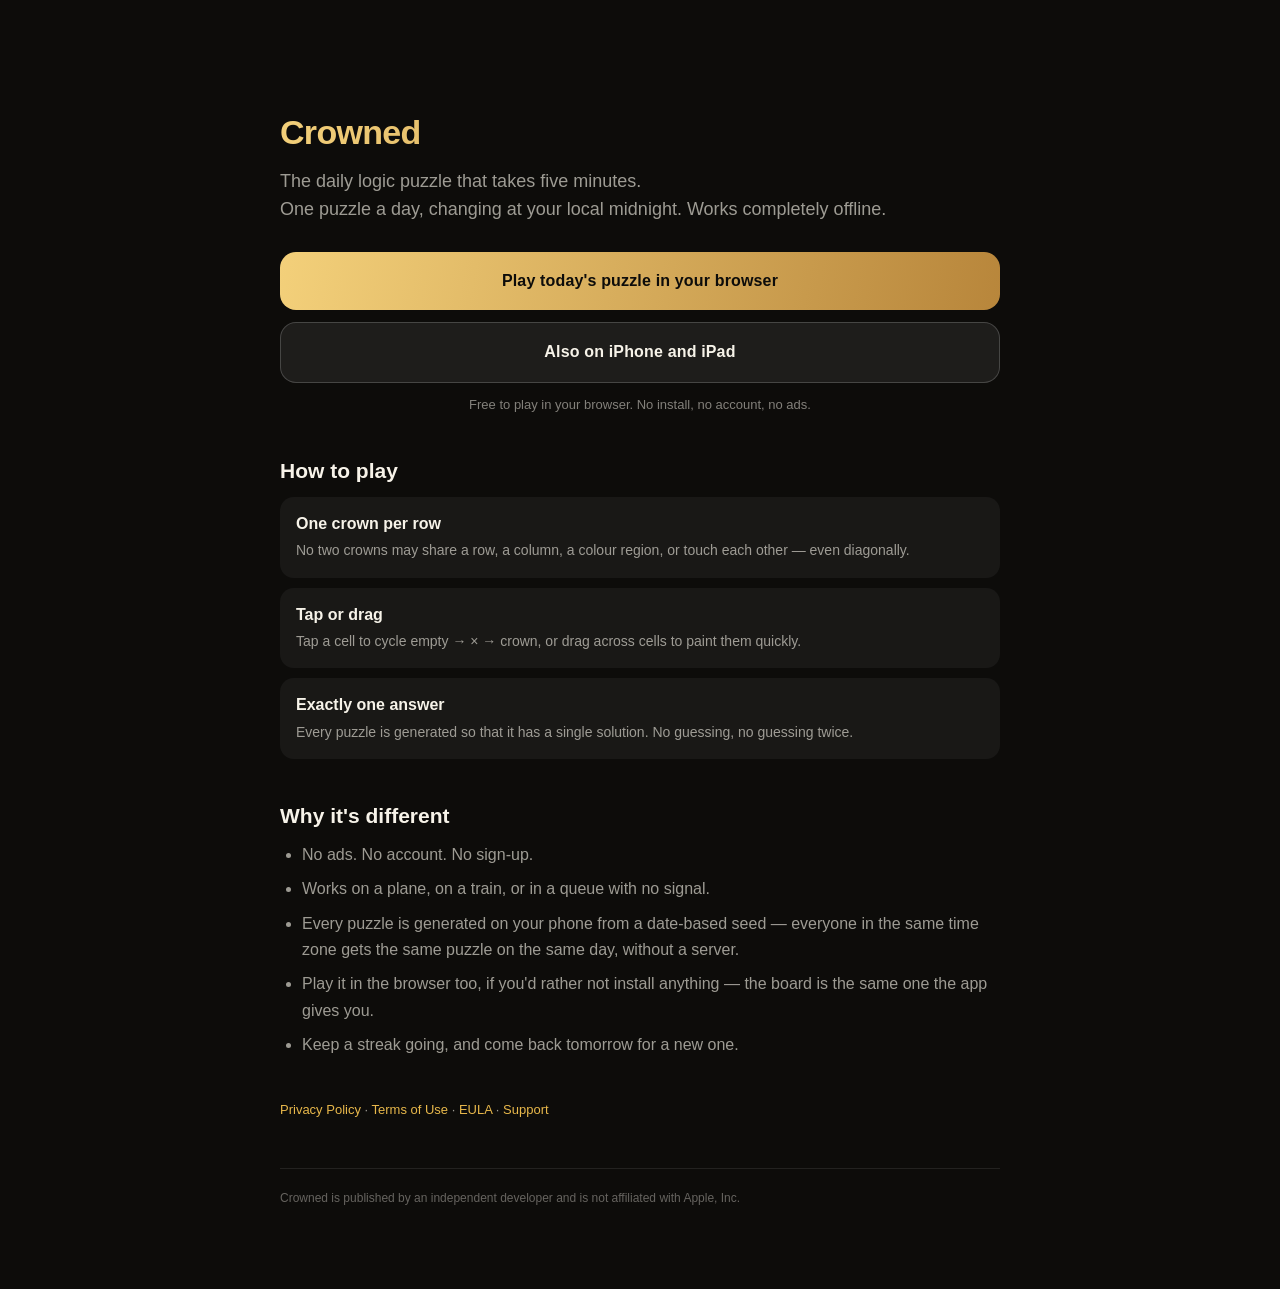
<file: index.html>
<!DOCTYPE html>
<html lang="en">
<head>
<meta charset="utf-8">
<meta name="viewport" content="width=device-width, initial-scale=1">
<title>Crowned Daily — the free daily logic puzzle</title>
<meta name="description" content="One crown per row, column and colour region. A new logic puzzle every day at your local midnight. Play it free in your browser or on iOS. No account, no ads, works offline.">
<link rel="canonical" href="https://mylove1596-bit.github.io/Crowned/">
<meta property="og:title" content="Crowned Daily — the free daily logic puzzle">
<meta property="og:description" content="One crown per row, column and colour region. A new logic puzzle every day at your local midnight. Play it free in your browser or on iOS. No account, no ads, works offline.">
<meta property="og:type" content="website">
<meta property="og:url" content="https://mylove1596-bit.github.io/Crowned/">
<meta property="og:image" content="https://mylove1596-bit.github.io/Crowned/og-image.png">
<meta property="og:image:width" content="1270">
<meta property="og:image:height" content="760">
<meta name="twitter:card" content="summary_large_image">
<meta name="twitter:title" content="Crowned Daily — the free daily logic puzzle">
<meta name="twitter:description" content="One crown per row, column and colour region. A new logic puzzle every day at your local midnight. Free in your browser and on iOS.">
<meta name="twitter:image" content="https://mylove1596-bit.github.io/Crowned/og-image.png">
<meta name="theme-color" content="#0D0C0A">
<!-- 结构化数据：只写真实存在的事实。
     ⚠️ 绝不写 aggregateRating —— 我们现在是 0 个评分，
        写假评分是 Google 的明确违规（fake reviews policy），会直接吃搜索惩罚。 -->
<script type="application/ld+json">
{
  "@context": "https://schema.org",
  "@type": "SoftwareApplication",
  "name": "Crowned Daily",
  "applicationCategory": "GameApplication",
  "operatingSystem": "iOS, iPadOS, and any modern web browser",
  "description": "A daily logic puzzle. Place one crown in every row, column and colour region — no two crowns may touch, not even diagonally. A new board every day at your local midnight. Exactly one solution, so there is never any guessing. No ads, no account, works completely offline.",
  "url": "https://mylove1596-bit.github.io/Crowned/",
  "image": "https://mylove1596-bit.github.io/Crowned/og-image.png",
  "offers": {
    "@type": "Offer",
    "price": "0",
    "priceCurrency": "USD"
  }
}
</script>
<!-- Smart App Banner：iOS Safari 顶部自动弹出「打开 Crowned Daily」，点击直达 App。
     App 未上架时横幅不显示（无害），上架瞬间自动生效，不用再改一次。 -->
<meta name="apple-itunes-app" content="app-id=6832871902">
<link rel="stylesheet" href="style.css?v=3">
</head>
<body>
<main class="landing">
    <h1>Crowned</h1>
    <p class="tagline">The daily logic puzzle that takes five minutes.<br>
        One puzzle a day, changing at your local midnight. Works completely offline.</p>

    <div class="cta-stack">
        <a class="cta" id="cta-primary" href="https://apps.apple.com/app/crowned-daily/id6832871902">Get Crowned on the App Store</a>
        <a class="cta cta-secondary" id="cta-secondary" href="play.html">Play today's puzzle in your browser</a>
    </div>
    <p class="cta-note" id="cta-note">Free to play. The daily puzzle is free for everyone.</p>

    <h2>How to play</h2>
    <ul class="cards">
        <li><strong>One crown per row</strong><span>No two crowns may share a row, a column, a colour region, or touch each other — even diagonally.</span></li>
        <li><strong>Tap or drag</strong><span>Tap a cell to cycle empty → × → crown, or drag across cells to paint them quickly.</span></li>
        <li><strong>Exactly one answer</strong><span>Every puzzle is generated so that it has a single solution. No guessing, no guessing twice.</span></li>
    </ul>

    <h2>Why it's different</h2>
    <ul class="plain">
        <li>No ads. No account. No sign-up.</li>
        <li>Works on a plane, on a train, or in a queue with no signal.</li>
        <li>Every puzzle is generated on your phone from a date-based seed — everyone in the same time zone gets the same puzzle on the same day, without a server.</li>
        <li>Play it in the browser too, if you'd rather not install anything — the board is the same one the app gives you.</li>
        <li>Keep a streak going, and come back tomorrow for a new one.</li>
    </ul>

    <p class="legal"><a href="privacy.html">Privacy Policy</a> ·
        <a href="terms.html">Terms of Use</a> ·
        <a href="eula.html">EULA</a> ·
        <a href="support.html">Support</a></p>
</main>
<script>
/*
 * 主 CTA 按设备切换。
 *
 * ⚠️ 为什么必须切：
 *    Threads 来的流量大多是**手机浏览器**点进来的，而 Android / Windows
 *    根本装不了这个 iOS App —— 在那些机器上，「网页直接玩」才是唯一能走通的路。
 *    让他们先去点一个装不上的商店按钮，是把流量直接漏掉。
 *
 * ⚠️ 只用 App Store 的机器（iPhone / iPad / Mac）才把 App Store 放前面 ——
 *    因为只有 App 里有连胜和更大的尺寸。
 */
(function () {
  'use strict';
  var ua = navigator.userAgent || '';
  var isIOS = /iPad|iPhone|iPod/.test(ua) ||
               (navigator.platform === 'MacIntel' && navigator.maxTouchPoints > 1);
  var isMac = /Macintosh|Mac OS X/.test(ua) && !isIOS;

  var APP = 'https://apps.apple.com/app/crowned-daily/id6832871902';
  var primary = document.getElementById('cta-primary');
  var secondary = document.getElementById('cta-secondary');
  var note = document.getElementById('cta-note');

  if (isIOS || isMac) {
    primary.href = APP;
    primary.textContent = 'Get Crowned on the App Store';
    secondary.href = 'play.html';
    secondary.textContent = "Play today's puzzle in your browser";
    note.textContent = 'Free to play. The daily puzzle is free for everyone.';
  } else {
    primary.href = 'play.html';
    primary.textContent = "Play today's puzzle in your browser";
    secondary.href = APP;
    secondary.textContent = 'Also on iPhone and iPad';
    note.textContent = 'Free to play in your browser. No install, no account, no ads.';
  }
})();
</script>
<footer>
<p>Crowned is published by an independent developer and is not affiliated with Apple, Inc.</p>
</footer>
</body>
</html>
</file>
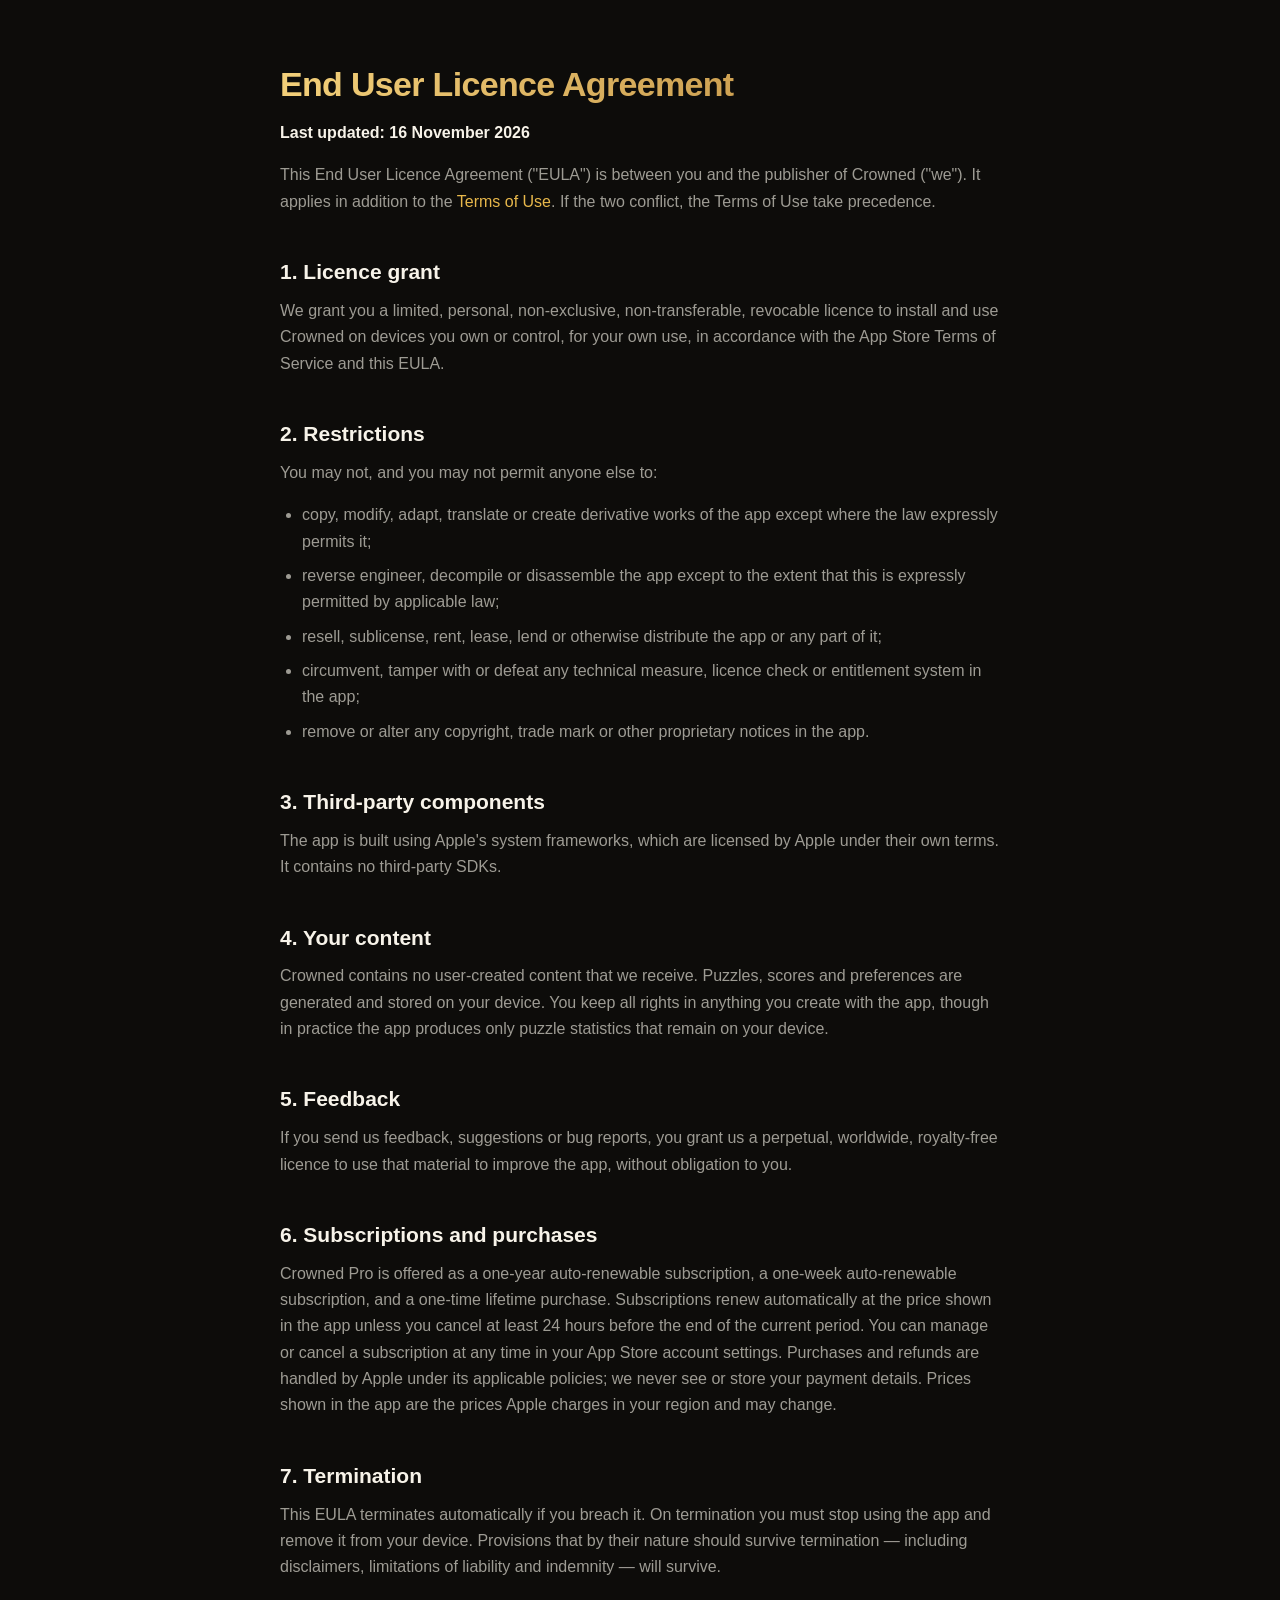
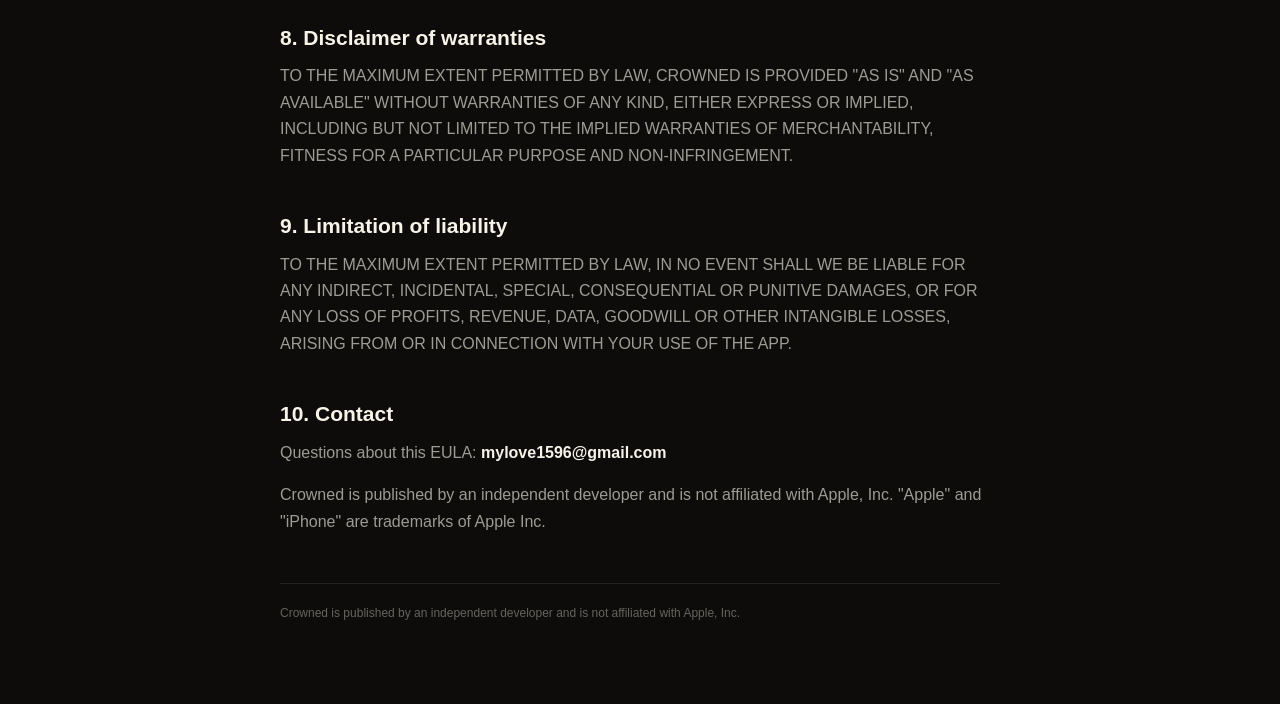
<file: eula.html>
<!DOCTYPE html>
<html lang="en">
<head>
<meta charset="utf-8">
<meta name="viewport" content="width=device-width, initial-scale=1">
<title>End User Licence Agreement — Crowned</title>
<meta name="description" content="The licence you accept when you install or use Crowned.">
<meta name="apple-mobile-web-app-capable" content="yes">
<meta name="theme-color" content="#0D0C0A">
<link rel="stylesheet" href="style.css">
</head>
<body>
<main>
<h1>End User Licence Agreement</h1>
<p><strong>Last updated: 16 November 2026</strong></p>
<p>This End User Licence Agreement ("EULA") is between you and the publisher of Crowned ("we"). It applies in addition to the <a href="terms.html">Terms of Use</a>. If the two conflict, the Terms of Use take precedence.</p>

<h2>1. Licence grant</h2>
<p>We grant you a limited, personal, non-exclusive, non-transferable, revocable licence to install and use Crowned on devices you own or control, for your own use, in accordance with the App Store Terms of Service and this EULA.</p>

<h2>2. Restrictions</h2>
<p>You may not, and you may not permit anyone else to:</p>
<ul>
<li>copy, modify, adapt, translate or create derivative works of the app except where the law expressly permits it;</li>
<li>reverse engineer, decompile or disassemble the app except to the extent that this is expressly permitted by applicable law;</li>
<li>resell, sublicense, rent, lease, lend or otherwise distribute the app or any part of it;</li>
<li>circumvent, tamper with or defeat any technical measure, licence check or entitlement system in the app;</li>
<li>remove or alter any copyright, trade mark or other proprietary notices in the app.</li>
</ul>

<h2>3. Third-party components</h2>
<p>The app is built using Apple's system frameworks, which are licensed by Apple under their own terms. It contains no third-party SDKs.</p>

<h2>4. Your content</h2>
<p>Crowned contains no user-created content that we receive. Puzzles, scores and preferences are generated and stored on your device. You keep all rights in anything you create with the app, though in practice the app produces only puzzle statistics that remain on your device.</p>

<h2>5. Feedback</h2>
<p>If you send us feedback, suggestions or bug reports, you grant us a perpetual, worldwide, royalty-free licence to use that material to improve the app, without obligation to you.</p>

<h2>6. Subscriptions and purchases</h2>
<p>Crowned Pro is offered as a one-year auto-renewable subscription, a one-week auto-renewable subscription, and a one-time lifetime purchase. Subscriptions renew automatically at the price shown in the app unless you cancel at least 24 hours before the end of the current period. You can manage or cancel a subscription at any time in your App Store account settings. Purchases and refunds are handled by Apple under its applicable policies; we never see or store your payment details. Prices shown in the app are the prices Apple charges in your region and may change.</p>

<h2>7. Termination</h2>
<p>This EULA terminates automatically if you breach it. On termination you must stop using the app and remove it from your device. Provisions that by their nature should survive termination — including disclaimers, limitations of liability and indemnity — will survive.</p>

<h2>8. Disclaimer of warranties</h2>
<p>TO THE MAXIMUM EXTENT PERMITTED BY LAW, CROWNED IS PROVIDED "AS IS" AND "AS AVAILABLE" WITHOUT WARRANTIES OF ANY KIND, EITHER EXPRESS OR IMPLIED, INCLUDING BUT NOT LIMITED TO THE IMPLIED WARRANTIES OF MERCHANTABILITY, FITNESS FOR A PARTICULAR PURPOSE AND NON-INFRINGEMENT.</p>

<h2>9. Limitation of liability</h2>
<p>TO THE MAXIMUM EXTENT PERMITTED BY LAW, IN NO EVENT SHALL WE BE LIABLE FOR ANY INDIRECT, INCIDENTAL, SPECIAL, CONSEQUENTIAL OR PUNITIVE DAMAGES, OR FOR ANY LOSS OF PROFITS, REVENUE, DATA, GOODWILL OR OTHER INTANGIBLE LOSSES, ARISING FROM OR IN CONNECTION WITH YOUR USE OF THE APP.</p>

<h2>10. Contact</h2>
<p>Questions about this EULA: <strong>mylove1596@gmail.com</strong></p>
<p>Crowned is published by an independent developer and is not affiliated with Apple, Inc. "Apple" and "iPhone" are trademarks of Apple Inc.</p>
</main>
<footer>
<p>Crowned is published by an independent developer and is not affiliated with Apple, Inc.</p>
</footer>
</body>
</html>
</file>
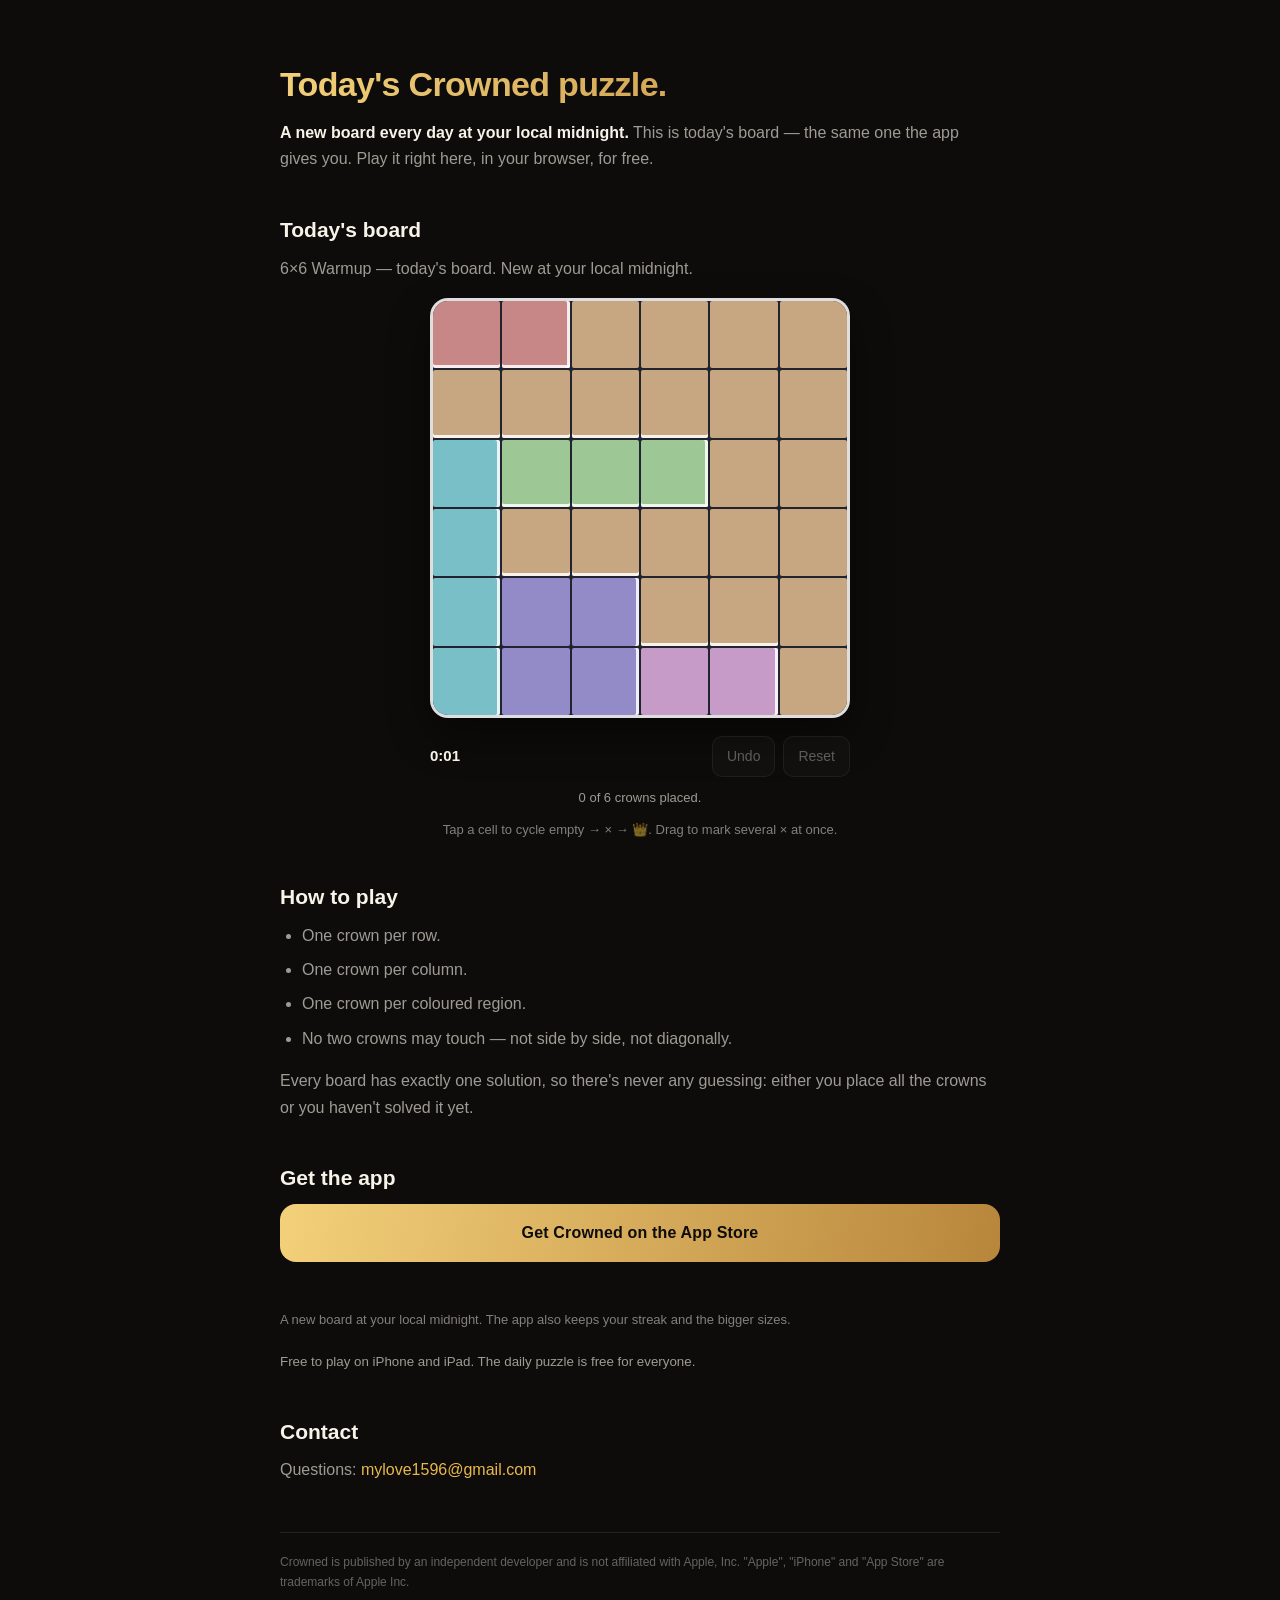
<file: play.html>
<!DOCTYPE html>
<html lang="en">
<head>
<meta charset="utf-8">
<meta name="viewport" content="width=device-width, initial-scale=1, viewport-fit=cover">
<title id="page-title">Same puzzle, same day — Crowned</title>
<meta name="description" id="page-desc" content="Someone shared a Crowned daily logic puzzle with you. This is the exact board they played — and you can play it right here, free.">
<link rel="canonical" href="https://mylove1596-bit.github.io/Crowned/play">
<meta property="og:title" id="og-title" content="Same puzzle, same day — Crowned">
<meta property="og:description" id="og-desc" content="Someone shared a Crowned daily logic puzzle with you. This is the exact board they played — and you can play it right here, free.">
<meta property="og:type" content="website">
<meta property="og:image" content="https://mylove1596-bit.github.io/Crowned/og-image.png">
<meta name="twitter:card" content="summary_large_image">
<meta name="twitter:title" id="tw-title" content="Same puzzle, same day — Crowned">
<meta name="twitter:description" id="tw-desc" content="Someone shared a Crowned daily logic puzzle with you. This is the exact board they played — and you can play it right here, free.">
<meta name="twitter:image" content="https://mylove1596-bit.github.io/Crowned/og-image.png">
<meta name="apple-mobile-web-app-capable" content="yes">
<meta name="theme-color" content="#0D0C0A">
<!-- Smart App Banner：iOS Safari 顶部自动弹出「打开 Crowned Daily」，点击直达 App。
     App 未上架时横幅不显示（无害），上架瞬间自动生效，不用再改一次。 -->
<meta name="apple-itunes-app" content="app-id=6832871902">
<link rel="stylesheet" href="style.css?v=3">
</head>
<body>
<main>
<h1 id="headline">Same puzzle. Same day.</h1>
<p id="intro"><strong id="intro-lead">Someone shared a Crowned puzzle with you.</strong> <span id="intro-body">This is the exact board they played — and you can play it right here, in your browser, for free.</span></p>

<h2 id="board-heading">The exact board they played</h2>
<p id="puzzle-detail">Reading the puzzle link…</p>

<div class="board-wrap">
  <div class="board" id="board" role="grid" aria-label="The puzzle board"></div>
</div>

<div class="hud" id="hud">
  <span class="hud-time" id="hud-time">0:00</span>
  <span class="hud-actions">
    <button type="button" id="btn-undo" class="hud-btn" disabled>Undo</button>
    <button type="button" id="btn-reset" class="hud-btn" disabled>Reset</button>
  </span>
</div>

<p class="board-status" id="board-status" hidden></p>

<p class="board-note" id="board-note" hidden>Tap a cell to cycle empty → × → 👑. Drag to mark several × at once.</p>

<h2>How to play</h2>
<ul>
  <li>One crown per row.</li>
  <li>One crown per column.</li>
  <li>One crown per coloured region.</li>
  <li>No two crowns may touch — not side by side, not diagonally.</li>
</ul>
<p>Every board has exactly one solution, so there's never any guessing: either you place all the crowns or you haven't solved it yet.</p>

<h2 id="solved-heading" hidden>Solved</h2>
<div id="solved-panel" hidden>
  <p id="solved-line"></p>
  <p><button type="button" id="btn-share" class="cta-button">Copy your result</button></p>
  <p><small id="share-hint" hidden>Copied to your clipboard.</small></p>
  <p id="share-fallback-wrap" hidden>
    <small>This browser blocked the copy. Select the text below and copy it yourself — then post it wherever you like.</small><br>
    <textarea id="share-fallback" readonly rows="9" spellcheck="false"></textarea>
  </p>
</div>

<h2>Get the app</h2>
<p><a class="cta" href="https://apps.apple.com/app/crowned-daily/id6832871902" id="app-store-link">Get Crowned on the App Store</a></p>
<p><a class="cta-note" id="daily-note" hidden>The daily puzzle is new every day at your local midnight — that one lives in the app, along with your streak.</a></p>
<p><small>Free to play on iPhone and iPad. The daily puzzle is free for everyone.</small></p>

<h2>Contact</h2>
<p>Questions: <a href="mailto:mylove1596@gmail.com">mylove1596@gmail.com</a></p>
</main>
<footer>
<p>Crowned is published by an independent developer and is not affiliated with Apple, Inc. "Apple", "iPhone" and "App Store" are trademarks of Apple Inc.</p>
</footer>
<!-- ⚠️ 这两个 JS 带 ?v=N —— 改它们的时候一定要把 N 加一。
     原因：GitHub Pages 的缓存策略会让浏览器拿到旧的 JS，而 play.html 已经是新的，
     两边对不上时页面会直接报错（例：旧 JS 里没有 dailyDateString）。
     改文件名没用（内容变了 URL 没变），只有加查询参数才能强制重新拉。 -->
<script src="crowned-generator.js?v=2"></script>
<script src="crowned-rules.js?v=2"></script>
<script>
(function () {
  'use strict';

  // ⚠️ 与 App 内 `Crowned/Theme/Theme.swift` 的 `Palette.regionColors` 完全一致，
  //    并且已经按 App 暗色模式的规则压暗 22%（`darkened(base, by: 0.22)`）。
  //    网页上显示的色块必须和 App 里一模一样，否则「同一道题」这句话就不成立了。
  //    这 9 个值是直接从 App 渲染出的棋盘图（preview/board_*_dark.png）采样得到的。
  var REGION_COLORS = [
    '#C78787', // 0 柔和珊瑚红
    '#C7A781', // 1 奶油杏黄
    '#9DC795', // 2 薄荷青
    '#79BFC7', // 3 冰川蓝
    '#938BC7', // 4 薰衣草紫
    '#C79BC7', // 5 樱花粉
    '#7F896B', // 6 鼠尾草绿
    '#B5B99D', // 7 暖沙色
    '#83A9AB'  // 8 雾霾蓝
  ];

  // 与 App 内 `GridSize.title` 一致
  var SIZE_TITLES = {
    6: '6×6 Warmup',
    7: '7×7 Classic',
    8: '8×8 Master',
    9: '9×9 Grandmaster'
  };

  var REGION_LINE = 'rgba(255, 255, 255, 0.85)';   // 区域之间的粗边界

  var params = new URLSearchParams(window.location.search);
  var seed = params.get('seed');
  var size = parseInt(params.get('size'), 10);
  var detail = document.getElementById('puzzle-detail');
  var board = document.getElementById('board');
  var boardNote = document.getElementById('board-note');
  var hudTime = document.getElementById('hud-time');
  var btnUndo = document.getElementById('btn-undo');
  var btnReset = document.getElementById('btn-reset');
  var boardStatus = document.getElementById('board-status');
  var solvedHeading = document.getElementById('solved-heading');
  var solvedPanel = document.getElementById('solved-panel');
  var solvedLine = document.getElementById('solved-line');
  var btnShare = document.getElementById('btn-share');
  var shareHint = document.getElementById('share-hint');
  var shareFallbackWrap = document.getElementById('share-fallback-wrap');
  var shareFallback = document.getElementById('share-fallback');
  var dailyNote = document.getElementById('daily-note');
  var pageTitle = document.getElementById('page-title');
  var pageDesc = document.getElementById('page-desc');
  var headline = document.getElementById('headline');
  var introLead = document.getElementById('intro-lead');
  var introBody = document.getElementById('intro-body');
  var boardHeading = document.getElementById('board-heading');

  // ⚠️ 两种模式：
  //   ① URL 带 seed → **分享题**（某个人发给你的那道题）
  //   ② URL 不带 seed → **每日题**（当天那道，和 App 里拿到的是同一道）
  //
  //   为什么必须有第 ② 种：每日谜题目录（The Dles / Goldles 那些）收的是
  //   「每天自动换题的网页」，而且只给一个固定 URL。带死 seed 的链接明天就过期了。
  var isDaily = !seed;
  var seedValue;

  if (isDaily) {
    // 和 App 内 `PuzzleGenerator.dailyLevel(for:calendar:)` 完全同一个口径：
    // 本地时区的当天日期串 → stableHash(dateString + '|daily')，尺寸固定 6×6。
    //
    // ⚠️ 日期串由 crowned-generator.js 的 dailyDateString() 算 ——
    //    它用**本地**日期（getFullYear/getMonth/getDate），不能用 toISOString()，
    //    那是 UTC，东八区早上 8 点前的访客会拿到昨天的题。
    seedValue = window.CrownedPuzzle.dailySeed(window.CrownedPuzzle.dailyDateString());
    size = 6;
    seed = seedValue.toString();
  } else {
    if (!Number.isInteger(size) || size < 6 || size > 9) size = 6;
    // ⚠️ 种子是 UInt64，最长 20 位十进制，早就超出 JS 的安全整数范围，
    //    必须走 BigInt，否则解析出来的 seed 是错的，生成出来的就是另一道题。
    try {
      seedValue = BigInt(seed);
    } catch (e) {
      detail.textContent = 'This puzzle link is malformed. Open it from the Crowned app.';
      board.hidden = true;
      return;
    }
  }

  var level = null;
  try {
    level = window.CrownedPuzzle.generateLevel(seedValue, size);
  } catch (e) {
    level = null;
  }

  // Smart App Banner：把当前题目的直达参数带上，点横幅就能落到那道题
  //
  // ⚠️ 用 https 形式而不是 crowned:// —— iOS 只接受 URL 作为 app-argument。
  //    App 侧的 `DeepLinkParser.isPlayEndpoint` 已经同时支持
  //    `crowned://play?…`（host == "play"）和
  //    `https://…/Crowned/play?…`（路径最后一段 == "play"），
  //    所以 App 收到 https 形式的 URL 一样能解析出 seed/size，**App 端不用改**。
  //
  // ⚠️ 只有参数合法时才改写 banner：参数缺失时保留静态的 app-id，
  //    点横幅就是正常打开 App，而不是丢一个解析不了的链接进去。
  var banner = document.querySelector('meta[name="apple-itunes-app"]');
  if (banner) {
    var appArg = 'https://mylove1596-bit.github.io/Crowned/play?seed=' +
                 encodeURIComponent(seed) + '&size=' + encodeURIComponent(size);
    banner.setAttribute('content', 'app-id=6832871902, app-argument=' + appArg);
  }

  if (!level) {
    // 生成失败（理论上不会发生）：退回到纯文字描述，功能不受影响
    detail.textContent = 'Puzzle #' + seed + ' — ' + size + '×' + size + '. Installing the app and opening this link drops you straight into it.';
    return;
  }

  if (isDaily) {
    // 每日模式的文案和 SEO 标题 —— 目录站和搜索会用这一版
    var DAILY_TITLE = 'Crowned Daily — today\'s free logic puzzle';
    var DAILY_DESC = 'Play today\'s Crowned daily logic puzzle in your browser. One crown per row, ' +
                     'column and colour region — no two may touch. Free, no account, works offline.';
    pageTitle.textContent = DAILY_TITLE;
    pageDesc.setAttribute('content', DAILY_DESC);
    document.getElementById('og-title').setAttribute('content', DAILY_TITLE);
    document.getElementById('og-desc').setAttribute('content', DAILY_DESC);
    document.getElementById('tw-title').setAttribute('content', DAILY_TITLE);
    document.getElementById('tw-desc').setAttribute('content', DAILY_DESC);
    headline.textContent = 'Today\'s Crowned puzzle.';
    introLead.textContent = 'A new board every day at your local midnight.';
    introBody.textContent = 'This is today\'s board — the same one the app gives you. ' +
                            'Play it right here, in your browser, for free.';
    boardHeading.textContent = 'Today\'s board';
    detail.textContent = (SIZE_TITLES[size] || (size + '×' + size)) +
                         ' — today\'s board. New at your local midnight.';
    dailyNote.textContent = 'A new board at your local midnight. ' +
                            'The app also keeps your streak and the bigger sizes.';
  } else {
    detail.textContent = (SIZE_TITLES[size] || (size + '×' + size)) + ' — the exact grid they solved. ' +
                         'Their time is on their post; yours starts now.';
  }
  boardNote.hidden = false;
  dailyNote.hidden = false;

  // ================================================================
  //  规则引擎
  //
  //  ⚠️ 规则本身全在 `crowned-rules.js` 里（与 App 的 GameEngine.swift 逐条对应），
  //    本文件只负责：渲染、指针事件、计时器、分享文案。
  //    规则层有独立的自动化测试：`node Tools/test_web_rules.js`（136 项断言）。
  // ================================================================

  var N = level.size;
  var GRID = level.regionGrid;
  var engine = window.CrownedRules.createEngine(level);

  var timerId = null;

  // ================================================================
  //  渲染
  // ================================================================

  /**
   * 渲染棋盘。
   *
   * ⚠️ 边界规则与 App 内 `PuzzleBoardView.regionBorder` 一致：
   *    · 与不同 regionID 的邻居相邻 → 3px 白线（白 0.85）
   *    · 与相同 regionID 的邻居相邻 → 不画线，只留 2px 的棋盘底色缝隙
   *    · 棋盘外框 → 3px 白线（由容器 border 负责）
   *
   * ⚠️ 同区域为什么不画那条 0.5px 细线：
   *    App 里那条线是**居中描边**在格子边缘上的，因此它落在 2px 的缝隙里
   *    （暗色底 + 白 0.14，几乎看不见）。如果像区域边界那样画在格子**内侧**，
   *    白 0.14 叠在浅色块上会变成一条明显的亮线，和 App 完全不像。
   *    缝隙本身已经把同区域的格子分开了。
   *
   * ⚠️ 每条内部边界只画一次（画在左/上那一侧的格子上），
   *    否则相邻两格各画一条会叠成 6px，比 App 里粗一倍。
   */
  function renderBoard() {
    board.style.gridTemplateColumns = 'repeat(' + N + ', 1fr)';
    board.innerHTML = '';

    for (var r = 0; r < N; r++) {
      for (var c = 0; c < N; c++) {
        var region = GRID[r][c];
        var cell = document.createElement('div');
        cell.className = 'cell';
        cell.style.background = REGION_COLORS[region] || REGION_COLORS[0];
        cell.dataset.r = String(r);
        cell.dataset.c = String(c);
        cell.setAttribute('role', 'gridcell');

        var shadows = [];

        // 右边：与右邻居不同区域 → 粗线；同区域或棋盘外框 → 不画
        if (c < N - 1 && GRID[r][c + 1] !== region) {
          shadows.push('inset -3px 0 0 ' + REGION_LINE);
        }

        // 下边：同理
        if (r < N - 1 && GRID[r + 1][c] !== region) {
          shadows.push('inset 0 -3px 0 ' + REGION_LINE);
        }

        if (shadows.length > 0) cell.style.boxShadow = shadows.join(', ');

        var x = document.createElement('span');
        x.className = 'mark mark-x';
        x.innerHTML = '<i></i><i></i>';

        var crown = document.createElement('span');
        crown.className = 'mark mark-crown';
        crown.textContent = '👑';

        cell.appendChild(x);
        cell.appendChild(crown);
        board.appendChild(cell);
      }
    }
  }

  /** 把状态刷到 DOM 上（不重建节点，避免拖拽时丢失事件绑定） */
  function paintBoard() {
    var nodes = board.children;
    for (var r = 0; r < N; r++) {
      for (var c = 0; c < N; c++) {
        var cell = engine.cells[r][c];
        var node = nodes[r * N + c];
        node.classList.toggle('is-cross', cell.state === engine.CROSS);
        node.classList.toggle('is-crown', cell.state === engine.CROWN);
        node.classList.toggle('is-auto', cell.isAutoCrossed);
        node.classList.toggle('is-conflict', cell.hasConflict);
      }
    }
    btnUndo.disabled = !engine.canUndo;
    btnReset.disabled = !engine.canUndo && !anyMarked();
  }

  function anyMarked() {
    for (var r = 0; r < N; r++) {
      for (var c = 0; c < N; c++) {
        if (engine.cells[r][c].state !== engine.EMPTY) return true;
      }
    }
    return false;
  }

  function formatTime(seconds) {
    var m = Math.floor(seconds / 60);
    var s = seconds % 60;
    return m + ':' + (s < 10 ? '0' : '') + s;
  }

  /** 规则层跑完一次判定后，把结果翻译成人话 */
  function reportStatus() {
    var result = engine.validateBoard();
    boardStatus.hidden = false;

    if (result.isSolved) {
      boardStatus.textContent = 'Solved in ' + formatTime(engine.elapsedSeconds) + '.';
      showSolved();
    } else if (result.hasConflict) {
      boardStatus.textContent = 'Two of those crowns conflict. One crown per row, per column, per region — and none may touch.';
    } else {
      boardStatus.textContent = result.crownCount + ' of ' + N + ' crowns placed.';
    }
  }

  // ================================================================
  //  交互：点按循环 + 单指拖拽连涂
  // ================================================================

  var dragMode = 'none';
  var dragMoved = false;
  var dragLast = null;

  function cellFromEvent(ev) {
    var target = ev.target;
    while (target && target !== board) {
      if (target.dataset && target.dataset.r !== undefined) {
        return { r: parseInt(target.dataset.r, 10), c: parseInt(target.dataset.c, 10) };
      }
      target = target.parentNode;
    }
    return null;
  }

  board.addEventListener('pointerdown', function (ev) {
    if (engine.isSolved) return;
    var pos = cellFromEvent(ev);
    if (!pos) return;
    ev.preventDefault();

    dragMode = engine.beginDrag(pos.r, pos.c);
    dragMoved = false;
    dragLast = pos;

    try { board.setPointerCapture(ev.pointerId); } catch (e) { /* 不支持就算了 */ }
  });

  board.addEventListener('pointermove', function (ev) {
    if (dragMode === 'none' || dragLast === null) return;
    var pos = cellFromEvent(ev);
    if (!pos) return;
    if (pos.r === dragLast.r && pos.c === dragLast.c) return;

    // ⚠️ 只有真正拖动到别的格子才算「拖拽」；
    //    否则一次点按会先被涂成 ×、再在抬起时循环成 👑，一次点击跳两级。
    if (!dragMoved) dragMoved = true;
    engine.handleDrag(pos.r, pos.c, dragMode);
    dragLast = pos;
    paintBoard();
  });

  function endDrag() {
    if (dragMode !== 'none' && !dragMoved && dragLast !== null) {
      engine.handleTap(dragLast.r, dragLast.c);   // 视作一次点按
    }
    dragMode = 'none';
    dragMoved = false;
    dragLast = null;
    reportStatus();
    paintBoard();
  }

  board.addEventListener('pointerup', endDrag);
  board.addEventListener('pointercancel', endDrag);
  board.addEventListener('contextmenu', function (ev) { ev.preventDefault(); });

  // ================================================================
  //  计时器 / 撤销 / 重置
  // ================================================================

  function startTimer() {
    if (timerId !== null) return;
    timerId = window.setInterval(function () {
      if (engine.isSolved) return;
      engine.setElapsedSeconds(engine.elapsedSeconds + 1);
      hudTime.textContent = formatTime(engine.elapsedSeconds);
    }, 1000);
  }

  btnUndo.addEventListener('click', function () {
    if (!engine.undo()) return;
    solvedPanel.hidden = true;
    solvedHeading.hidden = true;
    shareHint.hidden = true;
    shareFallbackWrap.hidden = true;
    startTimer();
    reportStatus();
    paintBoard();
  });

  btnReset.addEventListener('click', function () {
    engine.reset();
    solvedPanel.hidden = true;
    solvedHeading.hidden = true;
    shareHint.hidden = true;
    shareFallbackWrap.hidden = true;
    shareFallback.value = '';
    startTimer();
    reportStatus();
    paintBoard();
  });

  // ================================================================
  //  通关：战报 + 分享
  // ================================================================

  /**
   * 战报文本 —— 交给规则模块生成，与 App 内 `ShareTextBuilder.battleReport` 同形。
   *
   * ⚠️ 网页端没有连胜概念（连胜是 App 里的），所以 streak 传 0 → 不输出连胜那一行。
   * ⚠️ 同样不写「击败 X% 玩家」—— 那是拿玩家自己的历史成绩估的，不是真的击败了多少人。
   */
  function battleReport() {
    return window.CrownedRules.buildReport(level, engine.cells, engine.elapsedSeconds, 0, SIZE_TITLES[N]);
  }

  function showSolved() {
    solvedHeading.hidden = false;
    solvedPanel.hidden = false;
    solvedLine.textContent = 'You solved the exact board they played, in ' + formatTime(engine.elapsedSeconds) + '.';
  }

  /**
   * 复制战报到剪贴板。
   *
   * ⚠️ 为什么不能只用 `navigator.clipboard`：
   *    1) 它只在**安全上下文**（HTTPS / localhost）里存在；
   *    2) 部分内嵌浏览器 / WebView 会直接拒掉 `writeText`；
   *    3) 老版本 Safari 没有这个 API。
   *    所以必须有回退路径。
   *
   * ⚠️ 为什么回退路径**不能**用 `window.prompt()`：
   *    - 战报是**多行**文本，而 prompt() 只有一个单行输入框，复制出去行结构全丢；
   *    - 很多内嵌环境（Electron 面板、部分 App 内置浏览器）禁用 prompt，
   *      调用它会抛未捕获异常 —— 用户既拿不到文本，也看不到任何报错。
   *    所以回退用「隐藏 textarea + execCommand('copy')」（能保留多行）；
   *    再不行就把文本显示出来，让用户自己长按复制。
   */
  function copyToClipboard(text) {
    if (navigator.clipboard && typeof navigator.clipboard.writeText === 'function') {
      try {
        return navigator.clipboard.writeText(text).then(function () {
          return true;
        }, function () {
          return legacyCopy(text);
        });
      } catch (e) {
        return Promise.resolve(legacyCopy(text));
      }
    }
    return Promise.resolve(legacyCopy(text));
  }

  /** 老办法：隐藏 textarea + execCommand('copy')，保留多行 */
  function legacyCopy(text) {
    var ta = document.createElement('textarea');
    ta.value = text;
    ta.setAttribute('readonly', '');
    ta.style.position = 'fixed';
    ta.style.top = '0';
    ta.style.left = '0';
    ta.style.width = '1px';
    ta.style.height = '1px';
    ta.style.padding = '0';
    ta.style.border = 'none';
    ta.style.outline = 'none';
    ta.style.boxShadow = 'none';
    ta.style.background = 'transparent';
    ta.style.opacity = '0';
    document.body.appendChild(ta);
    ta.focus();
    ta.select();
    ta.setSelectionRange(0, text.length);
    var ok = false;
    try { ok = document.execCommand('copy'); } catch (e) { ok = false; }
    document.body.removeChild(ta);
    return ok;
  }

  btnShare.addEventListener('click', function () {
    var text = battleReport();
    copyToClipboard(text).then(function (ok) {
      shareHint.hidden = !ok;
      shareFallbackWrap.hidden = ok;
      if (!ok) {
        // 复制不了就把文本摊开给用户，至少还能手动选中复制
        shareFallback.value = text;
        shareFallback.focus();
        shareFallback.select();
      }
    });
  });

  // ================================================================
  //  启动
  // ================================================================

  renderBoard();
  reportStatus();
  paintBoard();
  startTimer();

  // 棋盘尺寸变化时，用 CSS 变量把叉号线宽与皇冠字号跟着缩放（App 里是按格子尺寸算的）
  function syncCellSize() {
    var w = board.clientWidth;
    if (!w) return;
    board.style.setProperty('--cw', (w / N) + 'px');
  }
  syncCellSize();
  if (window.ResizeObserver) {
    new window.ResizeObserver(syncCellSize).observe(board);
  } else {
    window.addEventListener('resize', syncCellSize);
  }
})();
</script>
</body>
</html>
</file>
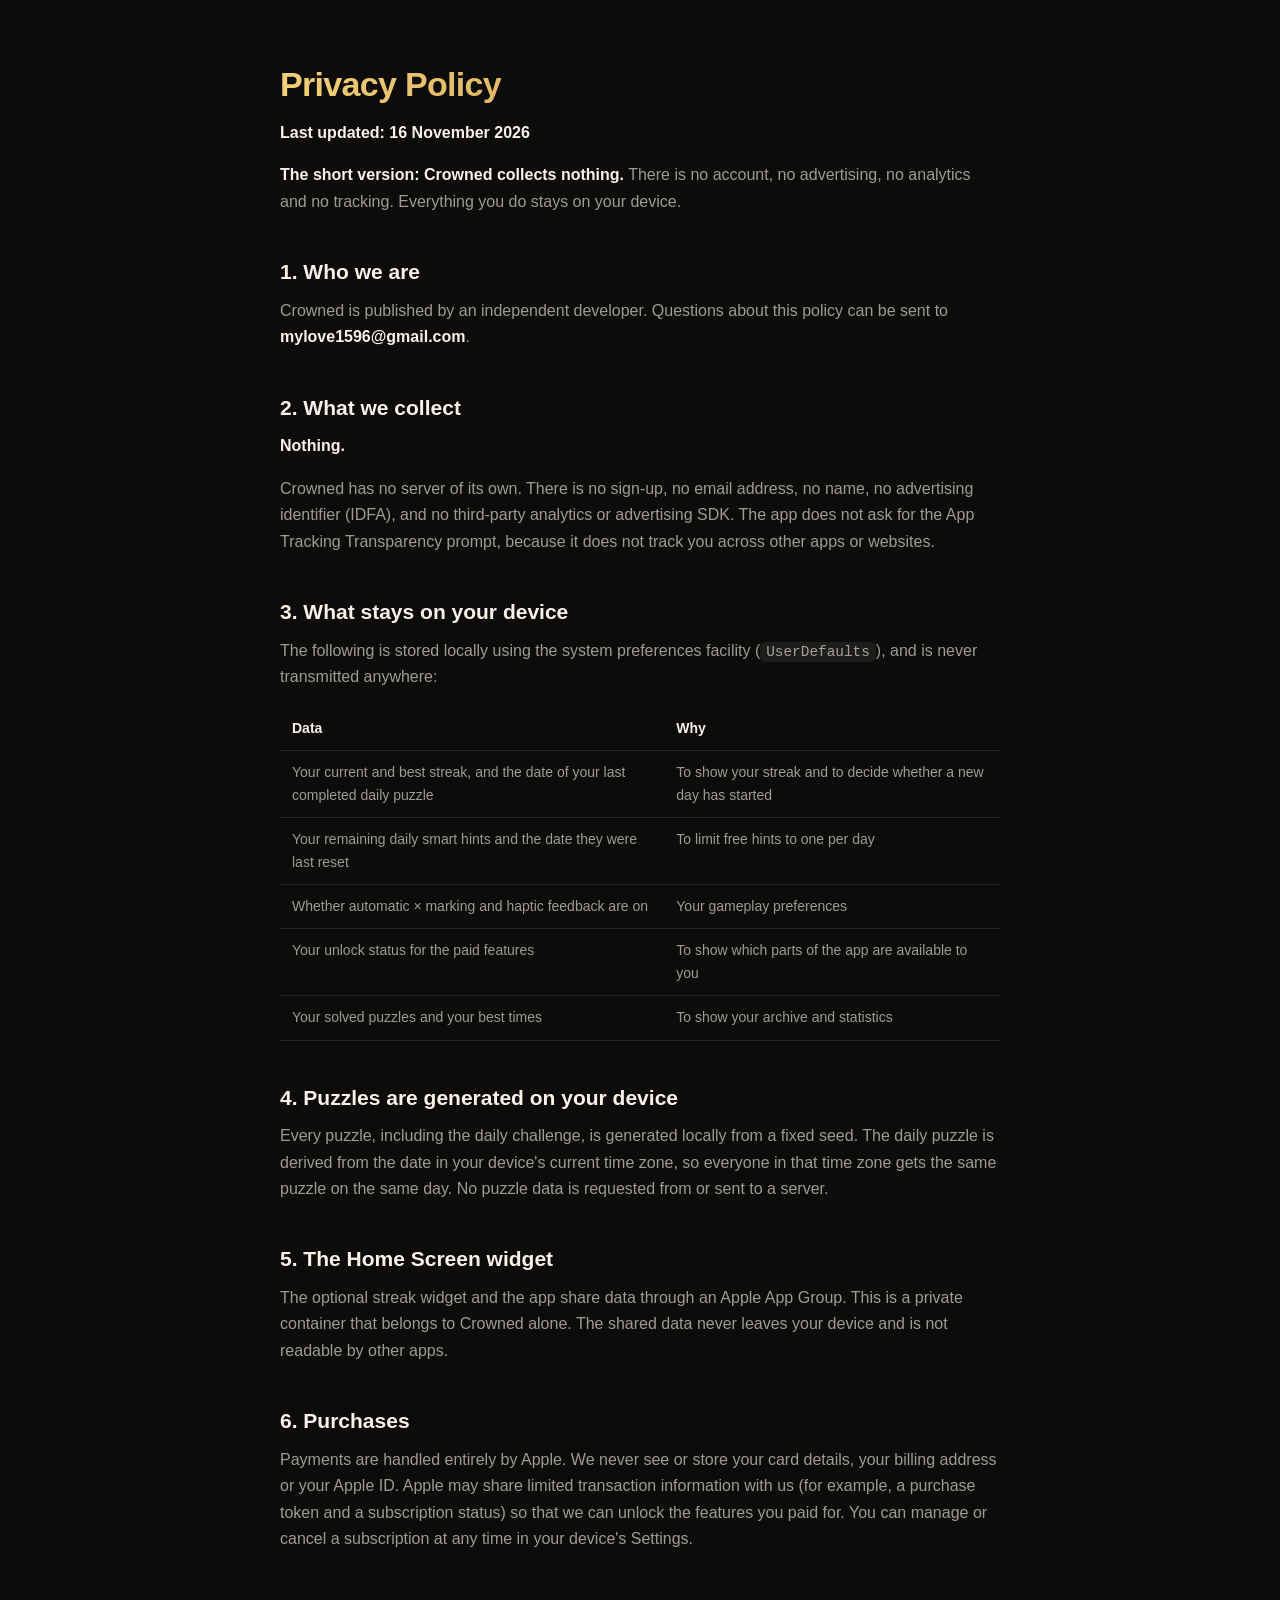
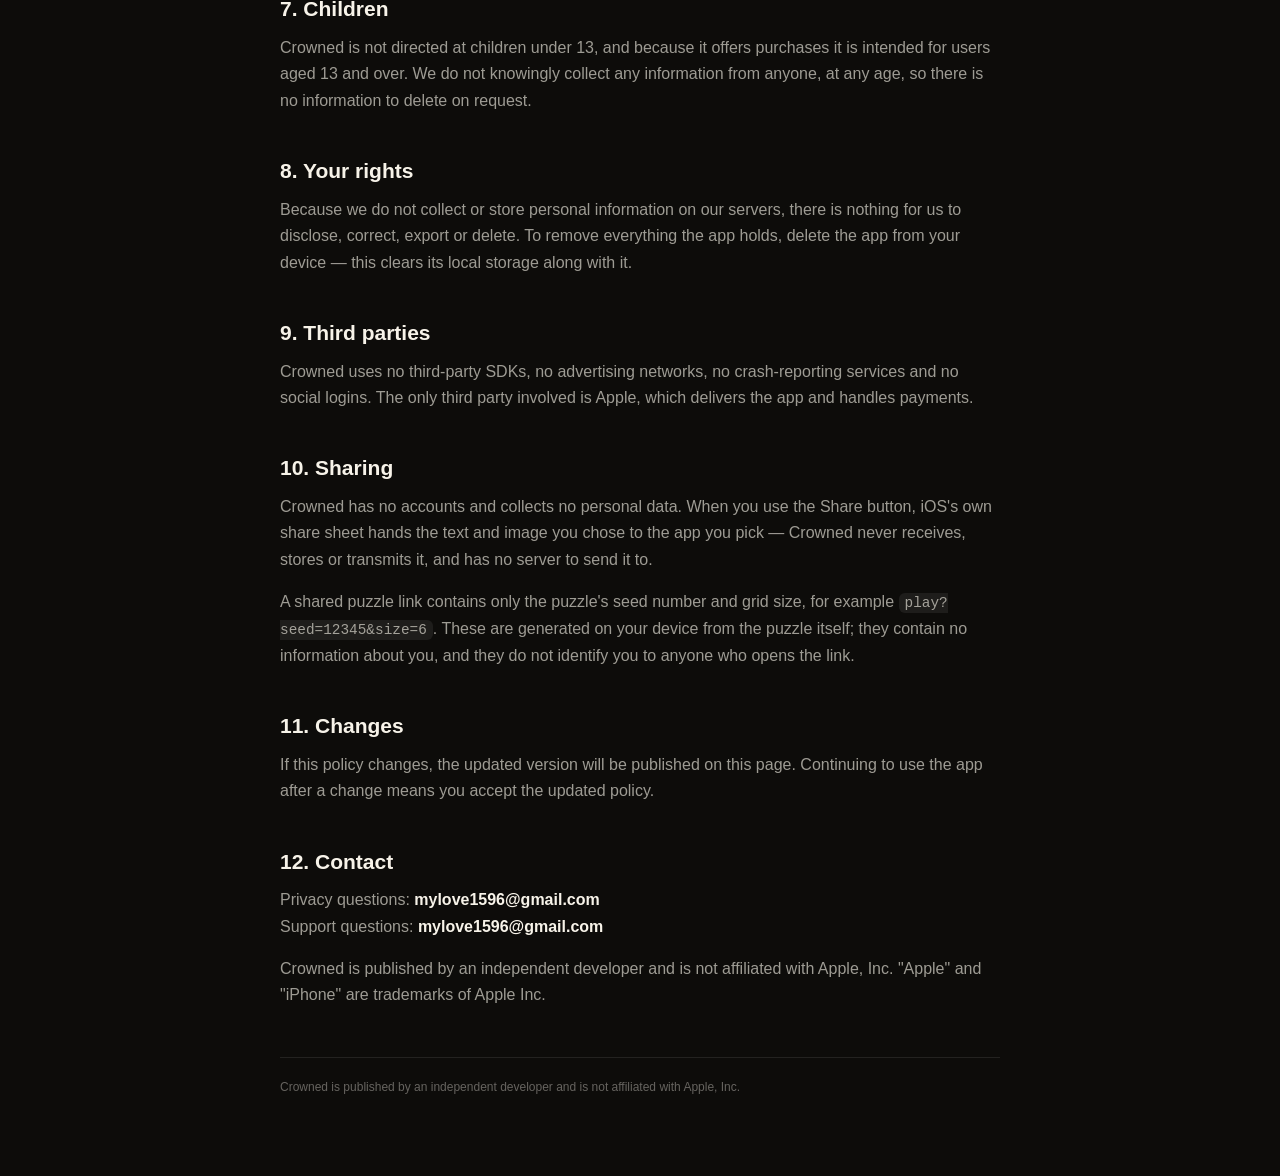
<file: privacy.html>
<!DOCTYPE html>
<html lang="en">
<head>
<meta charset="utf-8">
<meta name="viewport" content="width=device-width, initial-scale=1">
<title>Privacy Policy — Crowned</title>
<meta name="description" content="What Crowned collects, what it does not collect, and why.">
<meta name="apple-mobile-web-app-capable" content="yes">
<meta name="theme-color" content="#0D0C0A">
<link rel="stylesheet" href="style.css">
</head>
<body>
<main>
<h1>Privacy Policy</h1>
<p><strong>Last updated: 16 November 2026</strong></p>
<p><strong>The short version: Crowned collects nothing.</strong> There is no account, no advertising, no analytics and no tracking. Everything you do stays on your device.</p>

<h2>1. Who we are</h2>
<p>Crowned is published by an independent developer. Questions about this policy can be sent to <strong>mylove1596@gmail.com</strong>.</p>

<h2>2. What we collect</h2>
<p><strong>Nothing.</strong></p>
<p>Crowned has no server of its own. There is no sign-up, no email address, no name, no advertising identifier (IDFA), and no third-party analytics or advertising SDK. The app does not ask for the App Tracking Transparency prompt, because it does not track you across other apps or websites.</p>

<h2>3. What stays on your device</h2>
<p>The following is stored locally using the system preferences facility (<code>UserDefaults</code>), and is never transmitted anywhere:</p>
<table>
<tr><th>Data</th><th>Why</th></tr>
<tr><td>Your current and best streak, and the date of your last completed daily puzzle</td><td>To show your streak and to decide whether a new day has started</td></tr>
<tr><td>Your remaining daily smart hints and the date they were last reset</td><td>To limit free hints to one per day</td></tr>
<tr><td>Whether automatic × marking and haptic feedback are on</td><td>Your gameplay preferences</td></tr>
<tr><td>Your unlock status for the paid features</td><td>To show which parts of the app are available to you</td></tr>
<tr><td>Your solved puzzles and your best times</td><td>To show your archive and statistics</td></tr>
</table>

<h2>4. Puzzles are generated on your device</h2>
<p>Every puzzle, including the daily challenge, is generated locally from a fixed seed. The daily puzzle is derived from the date in your device's current time zone, so everyone in that time zone gets the same puzzle on the same day. No puzzle data is requested from or sent to a server.</p>

<h2>5. The Home Screen widget</h2>
<p>The optional streak widget and the app share data through an Apple App Group. This is a private container that belongs to Crowned alone. The shared data never leaves your device and is not readable by other apps.</p>

<h2>6. Purchases</h2>
<p>Payments are handled entirely by Apple. We never see or store your card details, your billing address or your Apple ID. Apple may share limited transaction information with us (for example, a purchase token and a subscription status) so that we can unlock the features you paid for. You can manage or cancel a subscription at any time in your device's Settings.</p>

<h2>7. Children</h2>
<p>Crowned is not directed at children under 13, and because it offers purchases it is intended for users aged 13 and over. We do not knowingly collect any information from anyone, at any age, so there is no information to delete on request.</p>

<h2>8. Your rights</h2>
<p>Because we do not collect or store personal information on our servers, there is nothing for us to disclose, correct, export or delete. To remove everything the app holds, delete the app from your device — this clears its local storage along with it.</p>

<h2>9. Third parties</h2>
<p>Crowned uses no third-party SDKs, no advertising networks, no crash-reporting services and no social logins. The only third party involved is Apple, which delivers the app and handles payments.</p>

<h2>10. Sharing</h2>
<p>Crowned has no accounts and collects no personal data. When you use the Share button, iOS's own share sheet hands the text and image you chose to the app you pick — Crowned never receives, stores or transmits it, and has no server to send it to.</p>
<p>A shared puzzle link contains only the puzzle's seed number and grid size, for example <code>play?seed=12345&amp;size=6</code>. These are generated on your device from the puzzle itself; they contain no information about you, and they do not identify you to anyone who opens the link.</p>

<h2>11. Changes</h2>
<p>If this policy changes, the updated version will be published on this page. Continuing to use the app after a change means you accept the updated policy.</p>

<h2>12. Contact</h2>
<p>Privacy questions: <strong>mylove1596@gmail.com</strong><br>
Support questions: <strong>mylove1596@gmail.com</strong></p>
<p>Crowned is published by an independent developer and is not affiliated with Apple, Inc. "Apple" and "iPhone" are trademarks of Apple Inc.</p>
</main>
<footer>
<p>Crowned is published by an independent developer and is not affiliated with Apple, Inc.</p>
</footer>
</body>
</html>
</file>
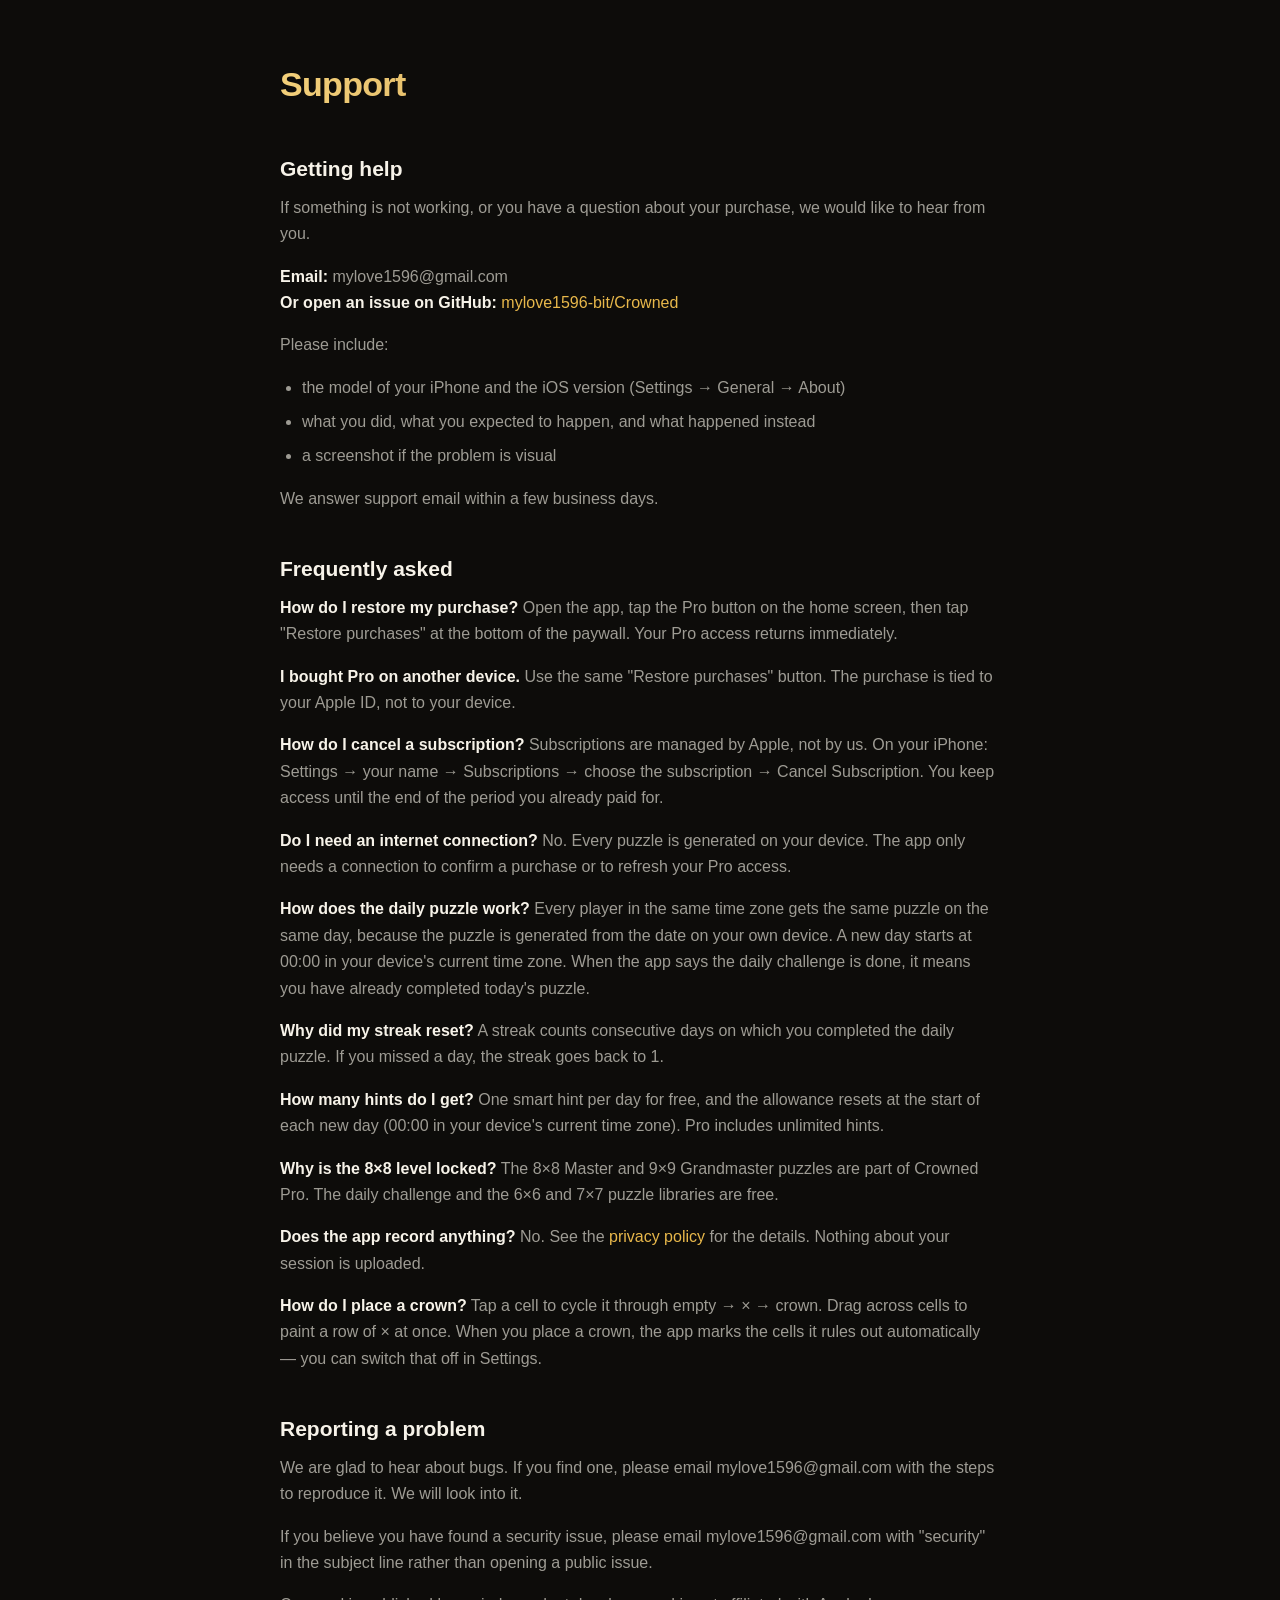
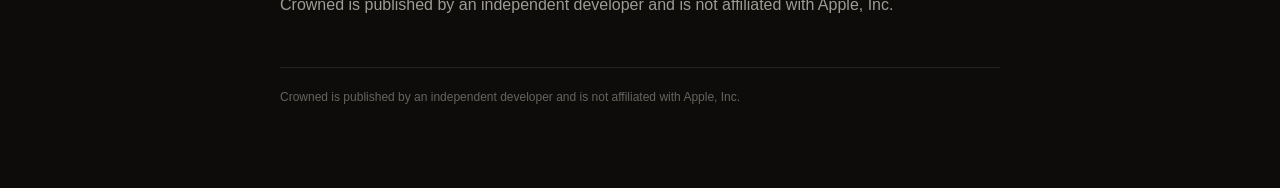
<file: support.html>
<!DOCTYPE html>
<html lang="en">
<head>
<meta charset="utf-8">
<meta name="viewport" content="width=device-width, initial-scale=1">
<title>Support — Crowned</title>
<meta name="description" content="Get help with Crowned, restore a purchase, and read answers to common questions.">
<meta name="apple-mobile-web-app-capable" content="yes">
<meta name="theme-color" content="#0D0C0A">
<link rel="stylesheet" href="style.css">
</head>
<body>
<main>
<h1>Support</h1>

<h2>Getting help</h2>
<p>If something is not working, or you have a question about your purchase, we would like to hear from you.</p>
<p><strong>Email:</strong> mylove1596@gmail.com<br>
<strong>Or open an issue on GitHub:</strong> <a href="https://github.com/mylove1596-bit/Crowned/issues">mylove1596-bit/Crowned</a></p>
<p>Please include:</p>
<ul>
<li>the model of your iPhone and the iOS version (Settings → General → About)</li>
<li>what you did, what you expected to happen, and what happened instead</li>
<li>a screenshot if the problem is visual</li>
</ul>
<p>We answer support email within a few business days.</p>

<h2>Frequently asked</h2>

<p><strong>How do I restore my purchase?</strong> Open the app, tap the Pro button on the home screen, then tap "Restore purchases" at the bottom of the paywall. Your Pro access returns immediately.</p>

<p><strong>I bought Pro on another device.</strong> Use the same "Restore purchases" button. The purchase is tied to your Apple ID, not to your device.</p>

<p><strong>How do I cancel a subscription?</strong> Subscriptions are managed by Apple, not by us. On your iPhone: Settings → your name → Subscriptions → choose the subscription → Cancel Subscription. You keep access until the end of the period you already paid for.</p>

<p><strong>Do I need an internet connection?</strong> No. Every puzzle is generated on your device. The app only needs a connection to confirm a purchase or to refresh your Pro access.</p>

<p><strong>How does the daily puzzle work?</strong> Every player in the same time zone gets the same puzzle on the same day, because the puzzle is generated from the date on your own device. A new day starts at 00:00 in your device's current time zone. When the app says the daily challenge is done, it means you have already completed today's puzzle.</p>

<p><strong>Why did my streak reset?</strong> A streak counts consecutive days on which you completed the daily puzzle. If you missed a day, the streak goes back to 1.</p>

<p><strong>How many hints do I get?</strong> One smart hint per day for free, and the allowance resets at the start of each new day (00:00 in your device's current time zone). Pro includes unlimited hints.</p>

<p><strong>Why is the 8×8 level locked?</strong> The 8×8 Master and 9×9 Grandmaster puzzles are part of Crowned Pro. The daily challenge and the 6×6 and 7×7 puzzle libraries are free.</p>

<p><strong>Does the app record anything?</strong> No. See the <a href="privacy.html">privacy policy</a> for the details. Nothing about your session is uploaded.</p>

<p><strong>How do I place a crown?</strong> Tap a cell to cycle it through empty → × → crown. Drag across cells to paint a row of × at once. When you place a crown, the app marks the cells it rules out automatically — you can switch that off in Settings.</p>

<h2>Reporting a problem</h2>
<p>We are glad to hear about bugs. If you find one, please email mylove1596@gmail.com with the steps to reproduce it. We will look into it.</p>
<p>If you believe you have found a security issue, please email mylove1596@gmail.com with "security" in the subject line rather than opening a public issue.</p>

<p>Crowned is published by an independent developer and is not affiliated with Apple, Inc.</p>
</main>
<footer>
<p>Crowned is published by an independent developer and is not affiliated with Apple, Inc.</p>
</footer>
</body>
</html>
</file>
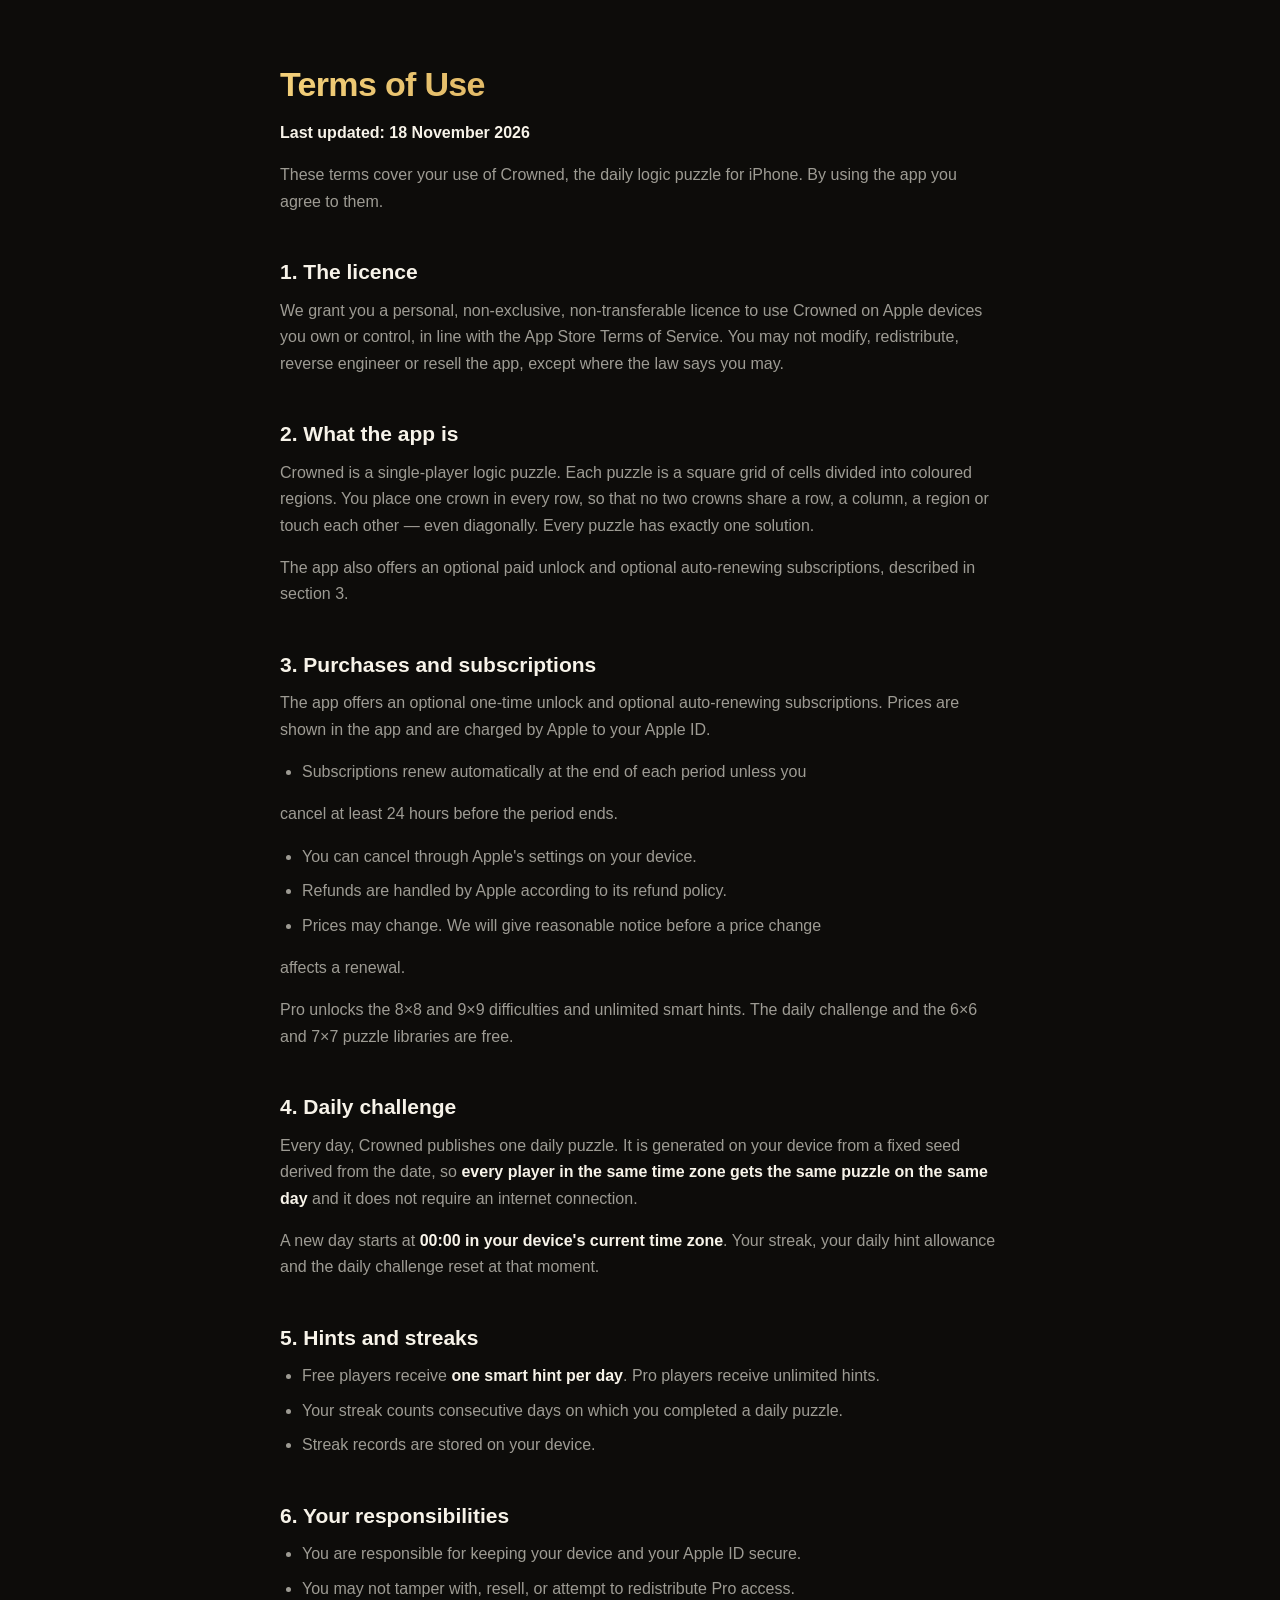
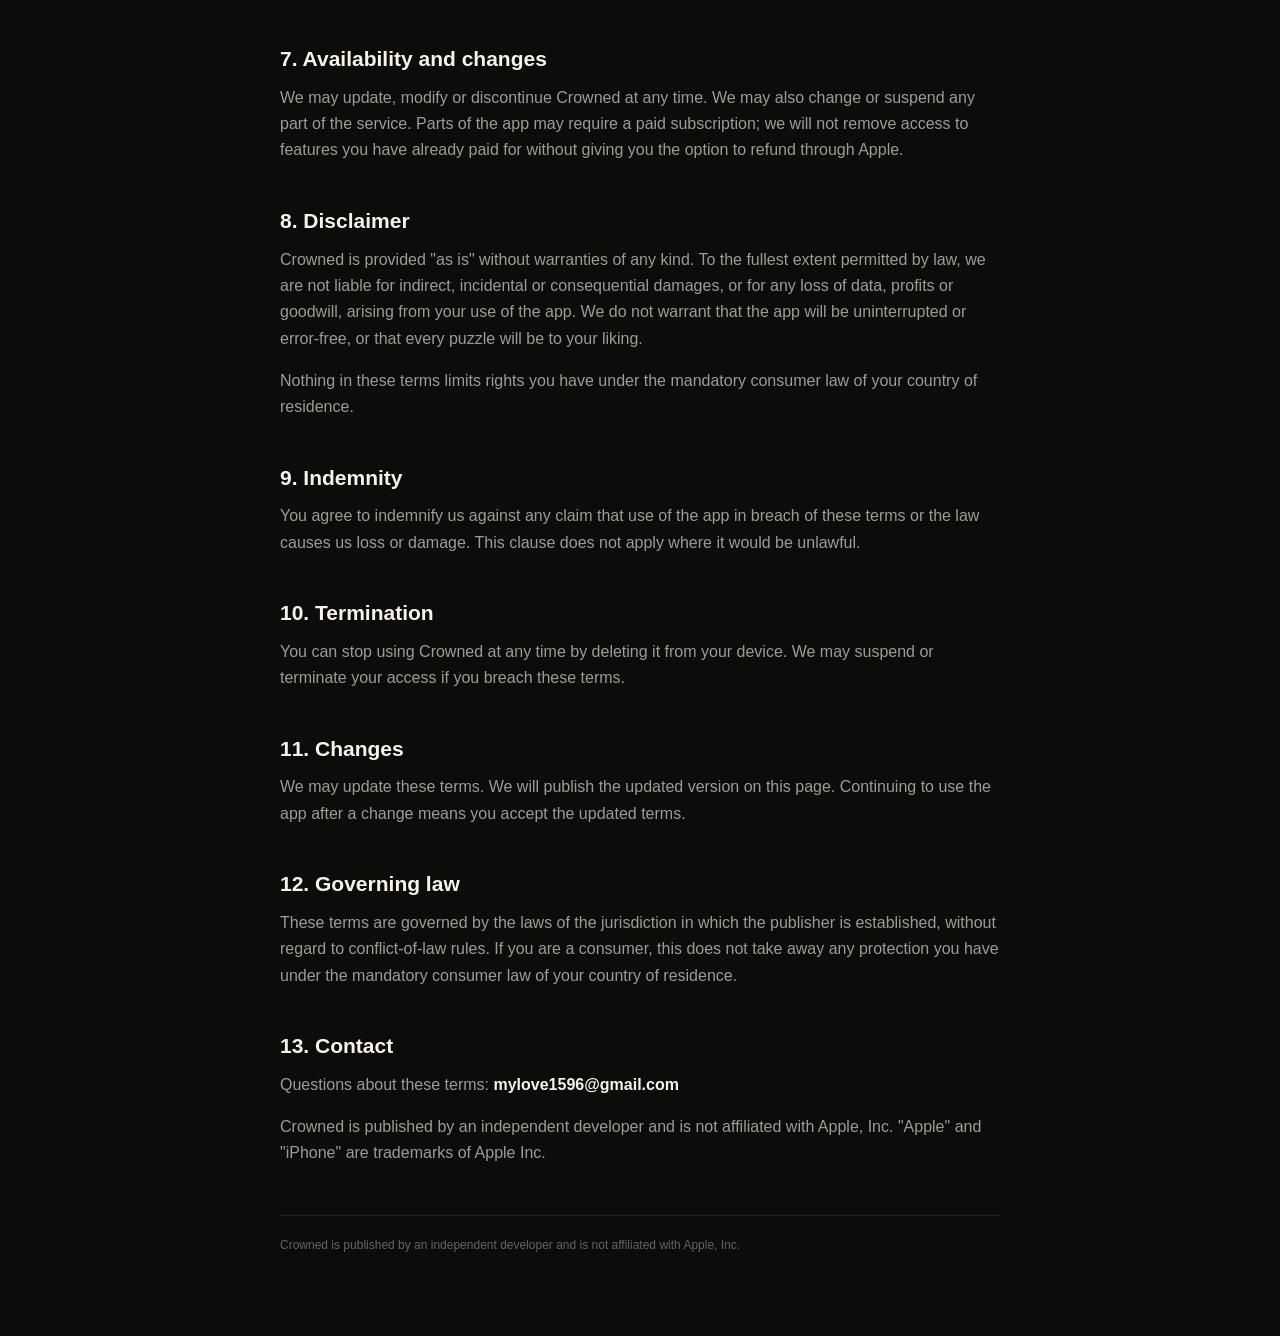
<file: terms.html>
<!DOCTYPE html>
<html lang="en">
<head>
<meta charset="utf-8">
<meta name="viewport" content="width=device-width, initial-scale=1">
<title>Terms of Use — Crowned</title>
<meta name="description" content="The licence, the rules of play, purchases and liability for Crowned.">
<meta name="apple-mobile-web-app-capable" content="yes">
<meta name="theme-color" content="#0D0C0A">
<link rel="stylesheet" href="style.css">
</head>
<body>
<main>
<h1>Terms of Use</h1>
<p><strong>Last updated: 18 November 2026</strong></p>
<p>These terms cover your use of Crowned, the daily logic puzzle for iPhone. By using the app you agree to them.</p>

<h2>1. The licence</h2>
<p>We grant you a personal, non-exclusive, non-transferable licence to use Crowned on Apple devices you own or control, in line with the App Store Terms of Service. You may not modify, redistribute, reverse engineer or resell the app, except where the law says you may.</p>

<h2>2. What the app is</h2>
<p>Crowned is a single-player logic puzzle. Each puzzle is a square grid of cells divided into coloured regions. You place one crown in every row, so that no two crowns share a row, a column, a region or touch each other — even diagonally. Every puzzle has exactly one solution.</p>
<p>The app also offers an optional paid unlock and optional auto-renewing subscriptions, described in section 3.</p>

<h2>3. Purchases and subscriptions</h2>
<p>The app offers an optional one-time unlock and optional auto-renewing subscriptions. Prices are shown in the app and are charged by Apple to your Apple ID.</p>
<ul>
<li>Subscriptions renew automatically at the end of each period unless you</li>
</ul>
<p>  cancel at least 24 hours before the period ends.</p>
<ul>
<li>You can cancel through Apple's settings on your device.</li>
<li>Refunds are handled by Apple according to its refund policy.</li>
<li>Prices may change. We will give reasonable notice before a price change</li>
</ul>
<p>  affects a renewal.</p>
<p>Pro unlocks the 8×8 and 9×9 difficulties and unlimited smart hints. The daily challenge and the 6×6 and 7×7 puzzle libraries are free.</p>

<h2>4. Daily challenge</h2>
<p>Every day, Crowned publishes one daily puzzle. It is generated on your device from a fixed seed derived from the date, so <strong>every player in the same time zone gets the same puzzle on the same day</strong> and it does not require an internet connection.</p>
<p>A new day starts at <strong>00:00 in your device's current time zone</strong>. Your streak, your daily hint allowance and the daily challenge reset at that moment.</p>

<h2>5. Hints and streaks</h2>
<ul>
<li>Free players receive <strong>one smart hint per day</strong>. Pro players receive unlimited hints.</li>
<li>Your streak counts consecutive days on which you completed a daily puzzle.</li>
<li>Streak records are stored on your device.</li>
</ul>

<h2>6. Your responsibilities</h2>
<ul>
<li>You are responsible for keeping your device and your Apple ID secure.</li>
<li>You may not tamper with, resell, or attempt to redistribute Pro access.</li>
</ul>

<h2>7. Availability and changes</h2>
<p>We may update, modify or discontinue Crowned at any time. We may also change or suspend any part of the service. Parts of the app may require a paid subscription; we will not remove access to features you have already paid for without giving you the option to refund through Apple.</p>

<h2>8. Disclaimer</h2>
<p>Crowned is provided "as is" without warranties of any kind. To the fullest extent permitted by law, we are not liable for indirect, incidental or consequential damages, or for any loss of data, profits or goodwill, arising from your use of the app. We do not warrant that the app will be uninterrupted or error-free, or that every puzzle will be to your liking.</p>
<p>Nothing in these terms limits rights you have under the mandatory consumer law of your country of residence.</p>

<h2>9. Indemnity</h2>
<p>You agree to indemnify us against any claim that use of the app in breach of these terms or the law causes us loss or damage. This clause does not apply where it would be unlawful.</p>

<h2>10. Termination</h2>
<p>You can stop using Crowned at any time by deleting it from your device. We may suspend or terminate your access if you breach these terms.</p>

<h2>11. Changes</h2>
<p>We may update these terms. We will publish the updated version on this page. Continuing to use the app after a change means you accept the updated terms.</p>

<h2>12. Governing law</h2>
<p>These terms are governed by the laws of the jurisdiction in which the publisher is established, without regard to conflict-of-law rules. If you are a consumer, this does not take away any protection you have under the mandatory consumer law of your country of residence.</p>

<h2>13. Contact</h2>
<p>Questions about these terms: <strong>mylove1596@gmail.com</strong></p>
<p>Crowned is published by an independent developer and is not affiliated with Apple, Inc. "Apple" and "iPhone" are trademarks of Apple Inc.</p>
</main>
<footer>
<p>Crowned is published by an independent developer and is not affiliated with Apple, Inc.</p>
</footer>
</body>
</html>
</file>
<file: style.css>
:root {
    color-scheme: dark;
    --bg: #0d0c0a;
    --surface: #1a1814;
    --text: #f7f3e9;
    --muted: rgba(247, 243, 233, 0.62);
    --accent: #e8b84b;
    --accent-2: #b8863b;
}

* { box-sizing: border-box; }

body {
    margin: 0;
    padding: 0 20px 64px;
    background: var(--bg);
    color: var(--text);
    font: 16px/1.65 -apple-system, BlinkMacSystemFont, "SF Pro Text", "Helvetica Neue", sans-serif;
    -webkit-text-size-adjust: 100%;
}

main { max-width: 720px; margin: 0 auto; }

h1 {
    font-size: 34px;
    font-weight: 800;
    letter-spacing: -0.02em;
    margin: 56px 0 8px;
    background: linear-gradient(100deg, #f3d07a, #b8863b);
    -webkit-background-clip: text;
    background-clip: text;
    color: transparent;
}

h2 {
    font-size: 21px;
    font-weight: 700;
    margin: 40px 0 8px;
    color: var(--text);
}

h3 {
    font-size: 16px;
    font-weight: 700;
    margin: 28px 0 6px;
    color: var(--muted);
    text-transform: uppercase;
    letter-spacing: 0.06em;
}

p { margin: 0 0 16px; color: var(--muted); }
strong { color: var(--text); }
code {
    background: rgba(255, 255, 255, 0.07);
    padding: 2px 6px;
    border-radius: 6px;
    font-size: 0.9em;
}

a { color: var(--accent); text-decoration: none; }
a:hover { text-decoration: underline; }

ul { margin: 0 0 16px; padding-left: 22px; color: var(--muted); }
li { margin: 0 0 8px; }

table {
    width: 100%;
    border-collapse: collapse;
    margin: 0 0 24px;
    font-size: 14px;
}

th, td {
    text-align: left;
    padding: 10px 12px;
    border-bottom: 1px solid rgba(255, 255, 255, 0.09);
    vertical-align: top;
}

th { color: var(--text); font-weight: 650; }
td { color: var(--muted); }

footer {
    max-width: 720px;
    margin: 48px auto 0;
    padding-top: 20px;
    border-top: 1px solid rgba(255, 255, 255, 0.09);
}

footer p { font-size: 12px; color: rgba(247, 243, 233, 0.38); }

/* The landing page */
.landing { padding-top: 48px; }
.landing .tagline { font-size: 18px; line-height: 1.55; margin-bottom: 28px; }

.cta {
    display: block;
    text-align: center;
    padding: 16px 24px;
    border-radius: 16px;
    background: linear-gradient(100deg, #f3d07a, #b8863b);
    color: #0d0c0a;
    font-weight: 800;
    letter-spacing: 0.01em;
    margin-bottom: 44px;
}
.cta:hover { text-decoration: none; }

/* 商店按钮下方的小字说明。上边距用负值把 .cta 的 44px 下边距收回来，
   否则按钮和说明之间会隔出一大片空白。 */
.cta-note {
    font-size: 13px;
    line-height: 1.5;
    color: rgba(247, 243, 233, 0.5);
    text-align: center;
    margin: -32px 0 40px;
}

/* ⚠️ 必须显式盖掉 .cta 的 display:block —— 否则 [hidden] 会被它覆盖，
   按钮在「链接缺参数」时依然会显示出来。 */
.cta[hidden] { display: none; }

.landing ul.cards { list-style: none; padding: 0; margin: 0 0 36px; }
.landing ul.cards li {
    background: rgba(255, 255, 255, 0.05);
    border-radius: 14px;
    padding: 14px 16px;
    margin-bottom: 10px;
}
.landing ul.cards strong { display: block; font-size: 16px; }
.landing ul.cards span { font-size: 14px; color: rgba(247, 243, 233, 0.6); }

.landing ul.plain li { margin-bottom: 8px; }

.landing .legal { font-size: 13px; margin-top: 40px; }

/* ============================================================
   分享落地页的棋盘
   ============================================================
   ⚠️ 这块样式必须和 App 内 `Crowned/Theme/Theme.swift` + `PuzzleBoardView.swift`
      的视觉规则一致，网页上显示的盘面要像 App 里那一张：
      · 格子间距 2px（App 的 Metrics.cellSpacing）
      · 区域之间的边界 3px 白线，同区域内部 0.5px 淡线（App 的 regionBorder）
      · 外框 3px 白线，圆角 18px（App 的 cornerRadius + 6）
   边界用 inset box-shadow 画在格子的内侧，每条内部边界只画一次，
   否则相邻两格各画一条会叠成 6px，比 App 里粗一倍。 */
.board {
    display: grid;
    gap: 2px;
    width: min(90vw, 420px);
    margin: 0 auto 18px;
    padding: 0;
    /* 棋盘底色 = App 内 ThemeColor.surface，让缝隙和外框和 App 里完全一致 */
    background: #21242E;
    border: 3px solid rgba(255, 255, 255, 0.85);
    border-radius: 18px;
    overflow: hidden;
    box-shadow: 0 18px 40px rgba(0, 0, 0, 0.45);
}

.board .cell {
    aspect-ratio: 1 / 1;
    border-radius: 2px;
}

.board[hidden] { display: none; }

.board-note {
    text-align: center;
    font-size: 13px;
    color: rgba(247, 243, 233, 0.5);
    margin: 0 0 8px;
}

.board-note[hidden] { display: none; }


/* ============================================================
   可玩的分享页棋盘（网页端直接玩同题）
   ============================================================
   ⚠️ 这块的视觉规则必须和 App 内 `Crowned/Views/Gameplay/PuzzleBoardView.swift`
      对齐，网页上看到的盘面要和 App 里那一张一模一样：
      · 叉号线宽 = max(1.6px, 格子边长 × 0.075)，App 里是 `max(1.6, size * 0.075)`
      · 叉号长度 = 格子边长 × 0.36
      · 皇冠字号 = 格子边长 × 0.52，App 里是 `.font(.system(size: size * 0.52, weight: .bold))`
      · 玩家手动标的 × 不透明度 0.8；自动 × 不透明度 0.42
      · 冲突格盖红色斜纹
   格子边长由 JS 写进 `--cw`（board 宽 ÷ N），所以棋盘缩放时这些值跟着缩放。 */

.board {
    touch-action: none;          /* 拖拽连涂时不要顺带滚页面 */
    user-select: none;
    -webkit-user-select: none;
    -webkit-touch-callout: none;
}

.board .cell {
    position: relative;
    display: flex;
    align-items: center;
    justify-content: center;
}

/* 皇冠 / 叉号默认不显示，由格子上的状态类控制 */
.board .mark {
    position: absolute;
    inset: 0;
    display: none;
    align-items: center;
    justify-content: center;
    pointer-events: none;
    line-height: 1;
}

.board .cell.is-cross .mark-x { display: flex; }
.board .cell.is-crown .mark-crown { display: flex; }

/* 叉号：用两条带圆头的线交叉，和 App 的 CrossMark 形状一致 */
.board .mark-x i {
    position: absolute;
    left: 50%;
    top: 50%;
    width: calc(var(--cw, 40px) * 0.36);
    height: 0;
    margin-left: calc(var(--cw, 40px) * -0.18);
    border-top: max(1.6px, calc(var(--cw, 40px) * 0.075)) solid var(--text);
    border-radius: 2px;
    opacity: 0.8;
}
.board .mark-x i:nth-child(1) { transform: rotate(45deg); }
.board .mark-x i:nth-child(2) { transform: rotate(-45deg); }
/* 自动 × 更淡 —— App 里 `opacity(cell.isAutoCrossed ? 0.42 : 0.8)` */
.board .cell.is-auto .mark-x i { opacity: 0.42; }

/* 皇冠 */
.board .mark-crown {
    font-size: calc(var(--cw, 40px) * 0.52);
    filter: drop-shadow(0 1px 2px rgba(0, 0, 0, 0.3));
}

/* 冲突：红色斜纹盖在格子上 */
.board .cell.is-conflict::after {
    content: "";
    position: absolute;
    inset: 0;
    background: repeating-linear-gradient(
        45deg,
        rgba(220, 60, 60, 0.45) 0 4px,
        rgba(220, 60, 60, 0.12) 4px 8px
    );
    pointer-events: none;
}

/* ============================================================
   棋盘下方的计时器与操作条
   ============================================================ */
.hud {
    display: flex;
    align-items: center;
    justify-content: space-between;
    gap: 12px;
    width: min(90vw, 420px);
    margin: 0 auto 10px;
}

.hud-time {
    font-variant-numeric: tabular-nums;
    font-size: 15px;
    font-weight: 650;
    color: var(--text);
}

.hud-actions { display: flex; gap: 8px; }

.hud-btn {
    appearance: none;
    border: 1px solid rgba(255, 255, 255, 0.18);
    background: rgba(255, 255, 255, 0.06);
    color: var(--text);
    border-radius: 10px;
    padding: 8px 14px;
    font: inherit;
    font-size: 14px;
    cursor: pointer;
}
.hud-btn:disabled { opacity: 0.35; cursor: default; }
.hud-btn:not(:disabled):hover { background: rgba(255, 255, 255, 0.12); }

.board-status {
    width: min(90vw, 420px);
    margin: 0 auto 10px;
    text-align: center;
    font-size: 13px;
    color: var(--muted);
    min-height: 1.4em;
}
.board-status[hidden] { display: none; }

/* 通关后的分享按钮 */
.cta-button {
    appearance: none;
    display: inline-block;
    border: 1px solid rgba(255, 255, 255, 0.22);
    background: rgba(255, 255, 255, 0.08);
    color: var(--text);
    border-radius: 12px;
    padding: 12px 18px;
    font: inherit;
    font-weight: 600;
    cursor: pointer;
}
.cta-button:hover { background: rgba(255, 255, 255, 0.14); }

/* 复制被浏览器拦下时，摊开战报让用户手动选中复制 */
#share-fallback {
    width: 100%;
    margin-top: 8px;
    padding: 10px 12px;
    border: 1px solid rgba(255, 255, 255, 0.22);
    border-radius: 10px;
    background: rgba(255, 255, 255, 0.06);
    color: var(--text);
    font-family: ui-monospace, SFMono-Regular, Menlo, monospace;
    font-size: 12px;
    line-height: 1.5;
    resize: vertical;
}
#share-fallback-wrap small { color: var(--muted); }

/* 落地页的两个 CTA（主 + 次） */
.cta-stack { margin-bottom: 20px; }
.cta-stack .cta { margin-bottom: 12px; }
.cta-stack .cta:last-child { margin-bottom: 0; }

/* 次要 CTA：视觉上不能和主 CTA 抢 */
.cta-secondary {
    background: rgba(255, 255, 255, 0.07);
    border: 1px solid rgba(255, 255, 255, 0.18);
    color: var(--text);
    font-weight: 700;
}
.cta-secondary:hover { background: rgba(255, 255, 255, 0.12); }

/* .cta 的 44px 下边距被 .cta-stack 收掉了，说明文字往上贴一点 */
.landing .cta-note { margin: -8px 0 40px; }
</file>
